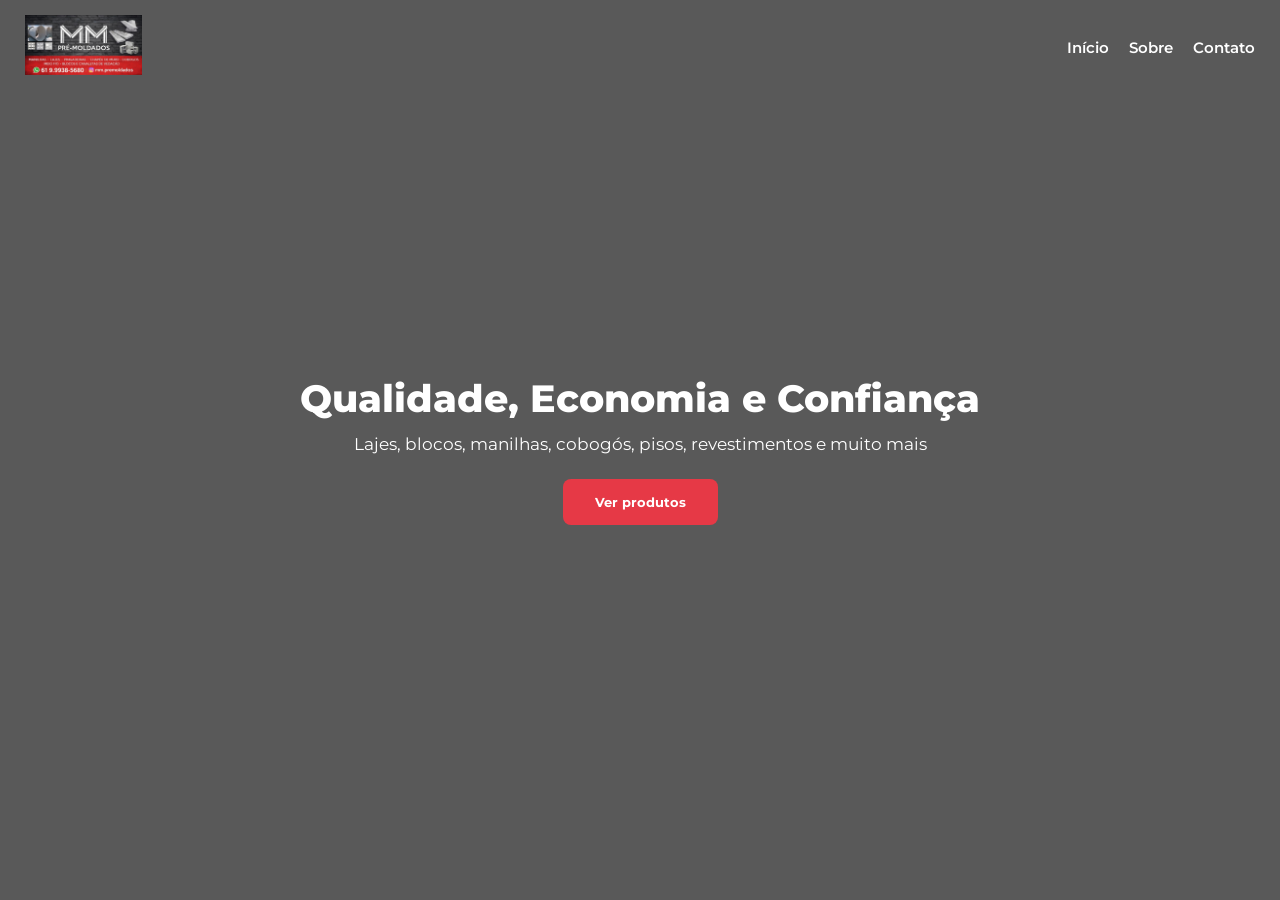
<file: index.html>
<!DOCTYPE html>
<html lang="pt-BR">
<head>
<meta charset="UTF-8">
<meta name="viewport" content="width=device-width, initial-scale=1.0">
<title>MM Pré-Moldados</title>

<!-- Google Fonts - Montserrat -->
<link href="https://fonts.googleapis.com/css2?family=Montserrat:wght@400;600;700;800&display=swap" rel="stylesheet">

<style>
*{
  margin:0;
  padding:0;
  box-sizing:border-box;
  font-family:'Montserrat', sans-serif;
}

body{
  overflow-x:hidden;
}

/* HEADER */
header{
  width:100%;
  display:flex;
  justify-content:space-between;
  align-items:center;
  padding:15px 25px;
  position:fixed;
  top:0;
  z-index:999;
  background:transparent;
}

.logo img{
  height:60px;
}

/* NAV */
nav{
  display:flex;
  gap:20px;
}

nav a{
  text-decoration:none;
  color:#fff;
  font-weight:600;
  font-size:15px;
  transition:0.3s;
}

nav a:hover{
  color:#e63946;
}

/* HERO */
.hero{
  height:100vh;
  display:flex;
  align-items:center;
  justify-content:center;
  text-align:center;
  padding:0 20px;
  color:#fff;
  position:relative;
  overflow:hidden;
}

/* FUNDO PARALLAX */
.parallax-bg{
  position:absolute;
  top:0;
  left:0;
  width:100%;
  height:120%;
  background:linear-gradient(rgba(0,0,0,0.65), rgba(0,0,0,0.65)),
  url('https://i.pinimg.com/1200x/cb/4c/85/cb4c850ed59a0fe32a921cc8f11d0139.jpg');
  background-size:cover;
  background-position:center;
  transform:translateY(0);
  transition:transform 0.1s linear;
}

/* CONTEÚDO */
.hero-content{
  position:relative;
  z-index:2;
  opacity:0;
  transform:translateY(40px);
  animation:fadeUp 1s ease forwards;
}

@keyframes fadeUp{
  to{
    opacity:1;
    transform:translateY(0);
  }
}

.hero h1{
  font-size:38px;
  font-weight:800;
  margin-bottom:12px;
}

.hero p{
  font-size:17px;
  font-weight:400;
  margin-bottom:25px;
}

.btn-produtos{
  padding:15px 32px;
  border:none;
  background:#e63946;
  color:#fff;
  font-weight:700;
  cursor:pointer;
  border-radius:8px;
  transition:0.3s;
}

.btn-produtos:hover{
  background:#c92f3b;
  transform:scale(1.05);
}

/* MENU LATERAL */
.menu-categorias{
  position:fixed;
  top:0;
  left:-260px;
  width:240px;
  height:100%;
  backdrop-filter:blur(12px);
  background:rgba(0,0,0,0.88);
  padding:90px 20px;
  transition:0.4s ease;
  z-index:998;
}

.menu-categorias.active{
  left:0;
}

.menu-categorias a{
  display:block;
  color:#fff;
  text-decoration:none;
  margin:18px 0;
  font-size:15px;
  font-weight:600;
  border-bottom:1px solid rgba(255,255,255,0.1);
  padding-bottom:10px;
  transition:0.3s;
}

.menu-categorias a:hover{
  color:#e63946;
  padding-left:8px;
}

/* OVERLAY */
.overlay{
  position:fixed;
  top:0;
  left:0;
  width:100%;
  height:100%;
  background:rgba(0,0,0,0.45);
  opacity:0;
  pointer-events:none;
  transition:0.3s;
}

.overlay.active{
  opacity:1;
  pointer-events:auto;
}

/* MOBILE */
@media(max-width:768px){
  .hero h1{
    font-size:24px;
  }

  .hero p{
    font-size:14px;
  }
}
</style>
</head>

<body>

<header>
  <div class="logo">
    <img src="img/logos/logo.png" alt="MM Pré-Moldados">
  </div>

  <nav>
    <a href="#">Início</a>
    <a href="#">Sobre</a>
    <a href="#">Contato</a>
  </nav>
</header>

<section class="hero">
  <div class="parallax-bg" id="parallax"></div>

  <div class="hero-content">
    <h1>Qualidade, Economia e Confiança</h1>
    <p>Lajes, blocos, manilhas, cobogós, pisos, revestimentos e muito mais</p>
    <button class="btn-produtos" onclick="abrirMenu()">Ver produtos</button>
  </div>
</section>

<div class="menu-categorias" id="menuCategorias">
  <a href="blocos.html">Blocos e Canaletas</a>
  <a href="manilhas.html">Manilhas</a>
  <a href="lajes.html">Lajes</a>
  <a href="cobogos.html">Cobogós</a>
  <a href="pingadeiras.html">Pingadeiras</a>
  <a href="caixas.html">Caixas</a>
  <a href="pisos.html">Pisos</a>
  <a href="meio-fio.html">Meio-fio</a>
  <a href="revestimento-parede.html">Revestimentos</a>
   <a href="estacas.html">Estacas de concreto</a>
</div>

<div class="overlay" id="overlay" onclick="fecharMenu()"></div>

<script>
const menu = document.getElementById("menuCategorias");
const overlay = document.getElementById("overlay");

function abrirMenu(){
  menu.classList.add("active");
  overlay.classList.add("active");
}

function fecharMenu(){
  menu.classList.remove("active");
  overlay.classList.remove("active");
}

window.addEventListener("scroll", () => {
  const scroll = window.scrollY;
  document.getElementById("parallax").style.transform =
    "translateY(" + scroll * 0.3 + "px)";
});
</script>

</body>
</html>
</file>
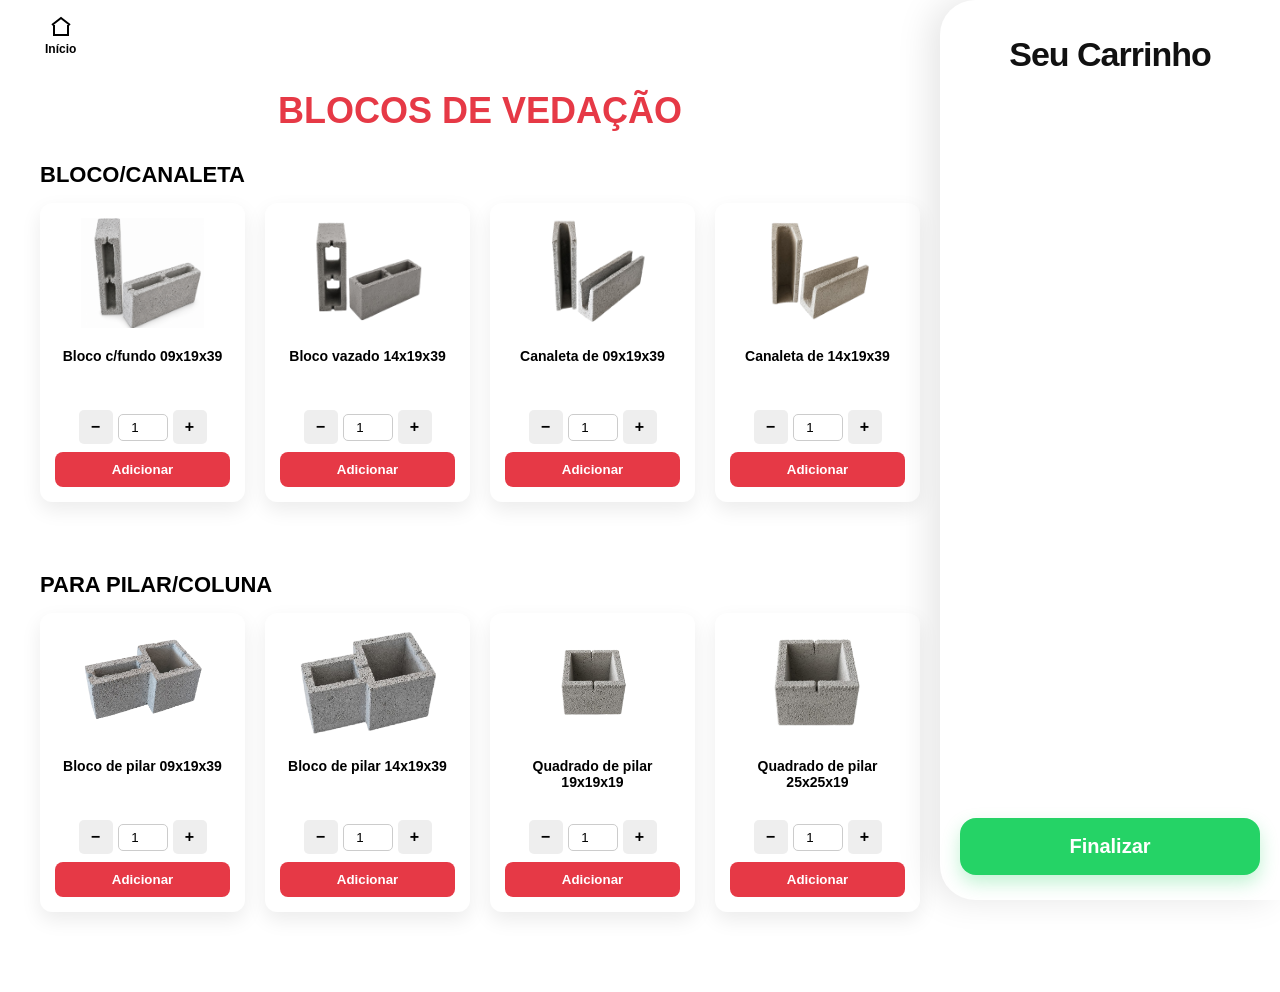
<file: blocos.html>
<!DOCTYPE html>
<html lang="pt-BR">
<head>
<meta charset="UTF-8">
<meta name="viewport" content="width=device-width, initial-scale=1.0">
<title>BLOCOS | MM Pré-Moldados</title>

<link rel="stylesheet" href="css/style.css">
<link rel="stylesheet" href="css/carrinho.css">

<style>

body{
  background:#fff;
  color:#000;
  padding-top:90px;
  font-family: 'Montserrat', sans-serif;
}

/* HEADER */
header{
  width:100%;
  display:flex;
  justify-content:space-between;
  align-items:center;
  padding:15px 25px;
  position:fixed;
  top:0;
  z-index:999;
  background:#fff;
}

/* NAV */
nav{
  display:flex;
  gap:25px;
  align-items:center;
}

.nav-left, .nav-right{
  display:flex;
  gap:20px;
  align-items:center;
}

.nav-right{
  margin-right:20px;
}

.nav-item{
  display:flex;
  flex-direction:column;
  align-items:center;
  text-decoration:none;
  color:#000;
  font-size:12px;
  font-weight:600;
  transition:0.3s;
}

.nav-item svg{
  width:24px;
  height:24px;
  margin-bottom:3px;
  stroke:currentColor;
}

.nav-item:hover{
  color:#e63946;
  transform:scale(1.05);
}

/* TITULOS */
h1{
  text-align:center;
  text-transform:uppercase;
  font-size:36px;
  margin-bottom:20px;
  color:#e63946;
}

h2{
  text-align:left;
  margin-top:30px;
  margin-bottom:15px;
  font-size:22px;
  padding-left:20px;
}

.grid{
  display:grid;
  grid-template-columns:repeat(auto-fill, minmax(200px,1fr));
  gap:20px;
  padding:0 20px 40px 20px;
}

.card{
  background:#fff;
  border-radius:12px;
  padding:15px;
  text-align:center;
  box-shadow:0 8px 20px rgba(0,0,0,0.08);
  display:flex;
  flex-direction:column;
  justify-content:space-between;
}

.card img{
  width:100%;
  height:110px;
  object-fit:contain;
}

.card h3{
  margin:10px 0;
  font-size:14px;
  min-height:40px;
}

.contador{
  display:flex;
  justify-content:center;
  align-items:center;
  gap:5px;
  margin-bottom:8px;
}

.contador button{
  padding:5px 10px;
  font-size:16px;
  cursor:pointer;
  border:none;
  border-radius:5px;
  background:#eee;
}

.contador input{
  width:50px;
  text-align:center;
  border:1px solid #ccc;
  border-radius:5px;
  padding:5px;
}

.btn{
  width:100%;
  padding:10px 0;
  background:#e63946;
  color:#fff;
  font-weight:bold;
  border:none;
  border-radius:8px;
  cursor:pointer;
  transition:0.3s;
}

.btn:hover{
  background:#c92f3b;
  transform:scale(1.05);
}

/* botão mobile */
.btn-carrinho{
  display:flex;
}

/* DESKTOP */
@media(min-width:900px){

  .btn-carrinho{
    display:none !important;
  }

}

</style>
</head>

<body>

<header>
  <nav class="nav-left">
    <a href="index.html" class="nav-item">
      <svg fill="none" viewBox="0 0 24 24" stroke-width="2">
        <path d="M3 10L12 3l9 7"></path>
        <path d="M5 10v10h14V10"></path>
      </svg>
      Início
    </a>
  </nav>

  <nav class="nav-right">
    <a href="#" class="nav-item btn-carrinho" onclick="abrirCarrinho(); return false;">
      <svg fill="none" viewBox="0 0 24 24" stroke-width="2">
        <circle cx="9" cy="20" r="1"></circle>
        <circle cx="18" cy="20" r="1"></circle>
        <path d="M1 1h4l2.5 12h11.5l2-8H6"></path>
      </svg>
      Carrinho
    </a>
  </nav>
</header>

<!-- CARRINHO -->
<div class="carrinho-lateral" id="carrinho">
  <h3>Seu Carrinho</h3>
  <div class="lista-carrinho" id="lista"></div>
  <button class="btn-finalizar" onclick="enviarWhatsApp()">Finalizar</button>
</div>

<div class="overlay" id="overlay" onclick="fecharCarrinho()"></div>

<h1>BLOCOS DE VEDAÇÃO</h1>

<h2>BLOCO/CANALETA</h2>
<div class="grid">

<div class="card">
<img src="img/blocos/bloco-de-09.jpg">
<h3>Bloco c/fundo 09x19x39</h3>
<div class="contador">
<button onclick="diminuir(this)">−</button>
<input type="number" class="qtd" value="1" min="1">
<button onclick="aumentar(this)">+</button>
</div>
<button class="btn" onclick="adicionarCarrinho(this)">Adicionar</button>
</div>

<div class="card">
<img src="img/blocos/bloco-de-14.jpg">
<h3>Bloco vazado 14x19x39</h3>
<div class="contador">
<button onclick="diminuir(this)">−</button>
<input type="number" class="qtd" value="1" min="1">
<button onclick="aumentar(this)">+</button>
</div>
<button class="btn" onclick="adicionarCarrinho(this)">Adicionar</button>
</div>

<div class="card">
<img src="img/blocos/canaleta-de-09.jpg">
<h3>Canaleta de 09x19x39</h3>
<div class="contador">
<button onclick="diminuir(this)">−</button>
<input type="number" class="qtd" value="1" min="1">
<button onclick="aumentar(this)">+</button>
</div>
<button class="btn" onclick="adicionarCarrinho(this)">Adicionar</button>
</div>

<div class="card">
<img src="img/blocos/canaleta-de-14.jpg">
<h3>Canaleta de 14x19x39</h3>
<div class="contador">
<button onclick="diminuir(this)">−</button>
<input type="number" class="qtd" value="1" min="1">
<button onclick="aumentar(this)">+</button>
</div>
<button class="btn" onclick="adicionarCarrinho(this)">Adicionar</button>
</div>

</div>

<h2>PARA PILAR/COLUNA</h2>
<div class="grid">

<div class="card">
<img src="img/blocos/bloco-de-pilar-09.jpg">
<h3>Bloco de pilar 09x19x39</h3>
<div class="contador">
<button onclick="diminuir(this)">−</button>
<input type="number" class="qtd" value="1" min="1">
<button onclick="aumentar(this)">+</button>
</div>
<button class="btn" onclick="adicionarCarrinho(this)">Adicionar</button>
</div>

<div class="card">
<img src="img/blocos/bloco-de-pilar-14.jpg">
<h3>Bloco de pilar 14x19x39</h3>
<div class="contador">
<button onclick="diminuir(this)">−</button>
<input type="number" class="qtd" value="1" min="1">
<button onclick="aumentar(this)">+</button>
</div>
<button class="btn" onclick="adicionarCarrinho(this)">Adicionar</button>
</div>

<div class="card">
<img src="img/blocos/quadrado-de-pilar-19.jpg">
<h3>Quadrado de pilar 19x19x19</h3>
<div class="contador">
<button onclick="diminuir(this)">−</button>
<input type="number" class="qtd" value="1" min="1">
<button onclick="aumentar(this)">+</button>
</div>
<button class="btn" onclick="adicionarCarrinho(this)">Adicionar</button>
</div>

<div class="card">
<img src="img/blocos/quadrado-de-pilar-25.jpg">
<h3>Quadrado de pilar 25x25x19</h3>
<div class="contador">
<button onclick="diminuir(this)">−</button>
<input type="number" class="qtd" value="1" min="1">
<button onclick="aumentar(this)">+</button>
</div>
<button class="btn" onclick="adicionarCarrinho(this)">Adicionar</button>
</div>


</div>

<script>

// CONTADOR
function aumentar(btn){
  const input = btn.parentElement.querySelector('.qtd');
  input.value = parseInt(input.value) + 1;
}

function diminuir(btn){
  const input = btn.parentElement.querySelector('.qtd');
  input.value = Math.max(1, parseInt(input.value) - 1);
}

// ADICIONAR PRODUTO (PADRÃO NOVO)
function adicionarCarrinho(botao){
  const card = botao.closest('.card');
  const nome = card.querySelector('h3').innerText;
  const qtd = parseInt(card.querySelector('.qtd').value);

  const existente = carrinho.find(item => item.nome === nome);

  if(existente){
    existente.qtd += qtd;
  }else{
    carrinho.push({nome, qtd});
  }

  salvarCarrinho(); // 🔥 usa o carrinho.js
}

</script>
  
</body>
</html>
<script src="js/carrinho.js"></script>
</file>
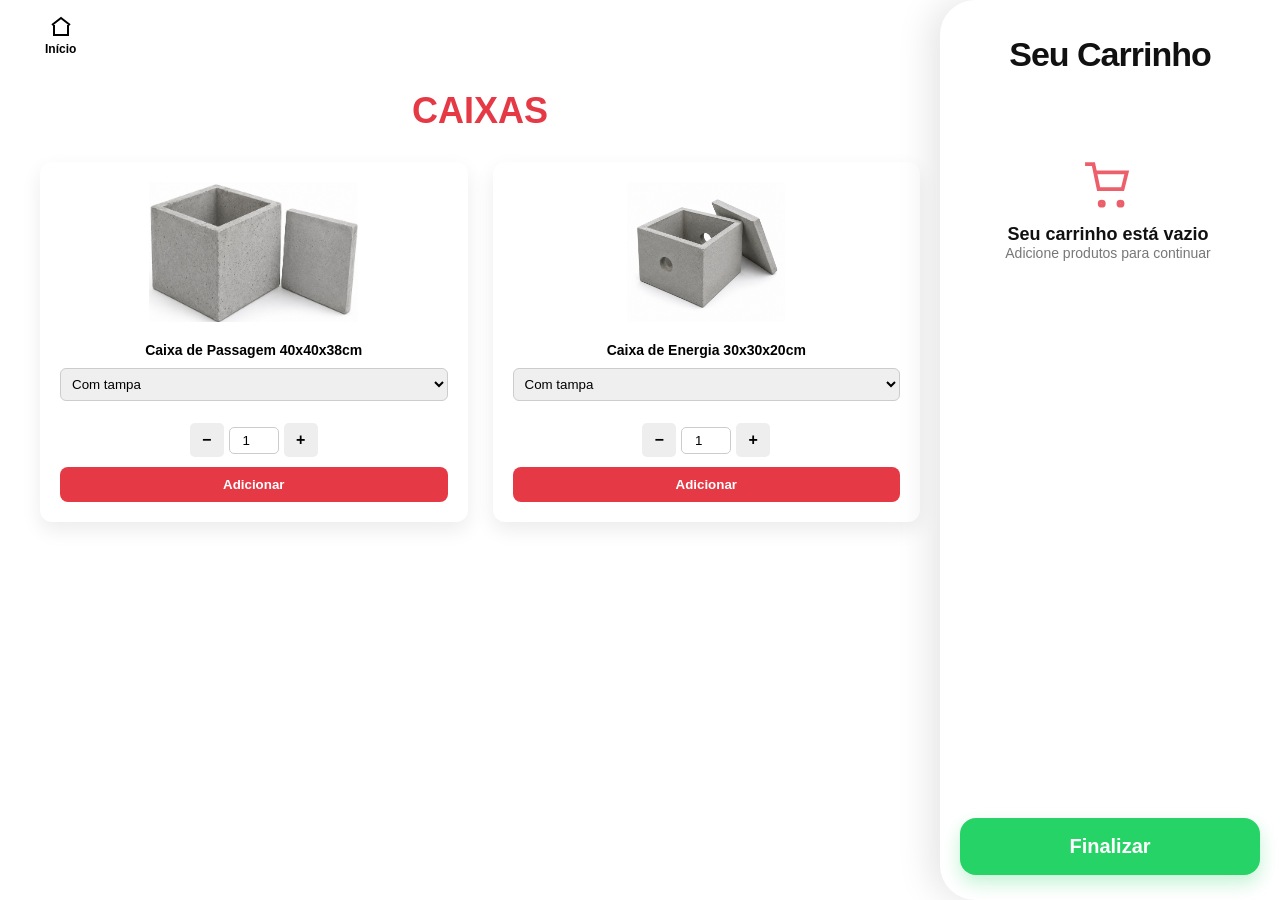
<file: caixas.html>
<!DOCTYPE html>
<html lang="pt-BR">
<head>
<meta charset="UTF-8">
<meta name="viewport" content="width=device-width, initial-scale=1.0">
<title>CAIXAS | MM Pré-Moldados</title>

<link rel="stylesheet" href="css/style.css">
<link rel="stylesheet" href="css/carrinho.css">

<style>

/* BASE */
body{
  background:#fff;
  color:#000;
  padding-top:90px;
  font-family:'Montserrat', sans-serif;
}

/* 🔥 PADRÃO COBOGÓS */
body.sem-header{
  padding-top:0 !important;
}

/* HEADER */
header{
  width:100%;
  display:flex;
  justify-content:space-between;
  align-items:center;
  padding:15px 25px;
  position:fixed;
  top:0;
  z-index:999;
  background:#fff;
  transition:0.3s;
}

/* SUMIR HEADER */
header.sumir{
  display:none;
}

/* NAV */
nav{
  display:flex;
  gap:25px;
  align-items:center;
}

.nav-left, .nav-right{
  display:flex;
  gap:20px;
  align-items:center;
}

.nav-right{
  margin-right:20px;
}

.nav-item{
  display:flex;
  flex-direction:column;
  align-items:center;
  text-decoration:none;
  color:#000;
  font-size:12px;
  font-weight:600;
  transition:0.3s;
}

.nav-item svg{
  width:24px;
  height:24px;
  margin-bottom:3px;
  stroke:currentColor;
}

.nav-item:hover{
  color:#e63946;
  transform:scale(1.05);
}

/* TITULO */
h1{
  text-align:center;
  text-transform:uppercase;
  font-size:36px;
  margin-bottom:30px;
  color:#e63946;
}

/* GRID */
.grid{
  display:grid;
  grid-template-columns:repeat(2, 1fr);
  gap:25px;
  padding:0 20px 40px;
}

/* botão aparece só no mobile */
.btn-carrinho{
  display:flex;
}

@media (min-width:768px){
  .grid{
    grid-template-columns:repeat(2, 1fr);
  }
}

@media (min-width:1200px){
  .grid{
    max-width:1100px;
    margin:0 auto;
  }
}

/* CARD */
.card{
  background:#fff;
  border-radius:12px;
  padding:20px;
  text-align:center;
  box-shadow:0 8px 20px rgba(0,0,0,0.08);
}

/* IMAGEM */
.card img{
  width:100%;
  height:140px;
  object-fit:contain;
  margin-bottom:10px;
}

/* SELECT */
select{
  width:100%;
  padding:7px;
  margin-bottom:10px;
  border-radius:6px;
  border:1px solid #ccc;
}

/* CONTADOR */
.contador{
  display:flex;
  justify-content:center;
  align-items:center;
  gap:5px;
  margin-bottom:10px;
}

.contador button{
  padding:5px 10px;
  font-size:16px;
  cursor:pointer;
  border:none;
  border-radius:5px;
  background:#eee;
}

.contador input{
  width:50px;
  text-align:center;
  border:1px solid #ccc;
  border-radius:5px;
  padding:5px;
}

/* BOTÃO */
.btn{
  width:100%;
  padding:10px 0;
  background:#e63946;
  color:#fff;
  font-weight:bold;
  border:none;
  border-radius:8px;
  cursor:pointer;
}

/* 🔥 DESKTOP */
@media(min-width:900px){

  .btn-carrinho{
    display:none !important;
  }

  header{
    width:calc(100% - 320px);
  }

}

</style>
</head>

  
<body>

<header id="header">
  <nav class="nav-left">

    <a href="index.html" class="nav-item">

      <svg fill="none" viewBox="0 0 24 24" stroke-width="2">
        <path d="M3 10L12 3l9 7"></path>
        <path d="M5 10v10h14V10"></path>
      </svg>

      Início

    </a>

  </nav>

  <nav class="nav-right">
    <a href="#" class="nav-item btn-carrinho" onclick="abrirCarrinho(); return false;">

    <a href="#"
       class="nav-item btn-carrinho"
       onclick="abrirCarrinho(); return false;">

      <svg fill="none" viewBox="0 0 24 24" stroke-width="2">
        <circle cx="9" cy="20" r="1"></circle>
        <circle cx="18" cy="20" r="1"></circle>
        <path d="M1 1h4l2.5 12h11.5l2-8H6"></path>
      </svg>

      Carrinho

    </a>

  </nav>
</header>

<!-- CARRINHO -->
<div class="carrinho-lateral" id="carrinho">
  <h3>Seu Carrinho</h3>
  <div class="lista-carrinho" id="lista"></div>
  <button class="btn-finalizar" onclick="enviarWhatsApp()">Finalizar</button>
</div>

<div class="overlay" id="overlay" onclick="fecharCarrinho()"></div>

<h1>CAIXAS</h1>

<div class="grid" id="gridProdutos"></div>

<script>

const grid = document.getElementById("gridProdutos");

let carrinho;

try{

  carrinho = JSON.parse(localStorage.getItem('carrinho'));

  if(!Array.isArray(carrinho)){
    carrinho = [];
  }

}catch(e){

  carrinho = [];

}

/* CONTADOR */
function aumentar(btn){

  const input = btn.parentElement.querySelector('.qtd');

  input.value = parseInt(input.value) + 1;

}

function diminuir(btn){

  const input = btn.parentElement.querySelector('.qtd');

  input.value = Math.max(1, parseInt(input.value) - 1);

}

/* ADICIONAR */
function adicionarCarrinho(botao){

  const card = botao.closest('.card');

  const nome = card.querySelector('h3').innerText;

  const variacao = card.querySelector('select').value;

  const qtd = parseInt(card.querySelector('.qtd').value);

  const nomeFinal = nome + " - " + variacao;

  const existente = carrinho.find(item => item.nome === nomeFinal);

  if(existente){

    existente.qtd += qtd;

  }else{

    carrinho.push({
      nome: nomeFinal,
      qtd
    });

  }

  salvarCarrinho();

}

/* SALVAR */
function salvarCarrinho(){

  localStorage.setItem('carrinho', JSON.stringify(carrinho));

  renderizar();

}

/* ABRIR */
function abrirCarrinho(){

  document.getElementById("carrinho").classList.add("active");

  document.getElementById("overlay").classList.add("active");

  document.getElementById("header").classList.add("sumir");

  document.body.classList.add("sem-header");

  renderizar();

}

/* FECHAR */
function fecharCarrinho(){

  document.getElementById("carrinho").classList.remove("active");

  document.getElementById("overlay").classList.remove("active");

  document.getElementById("header").classList.remove("sumir");

  document.body.classList.remove("sem-header");

}

/* RENDER */
function renderizar(){

  const lista = document.getElementById("lista");

  lista.innerHTML = "";

  /* CARRINHO VAZIO */
  if(carrinho.length === 0){

    lista.innerHTML = `

      <div class="carrinho-vazio">

        <svg viewBox="0 0 24 24" fill="none" stroke-width="1.8" width="50" height="50">

          <circle cx="9" cy="20" r="1"></circle>

          <circle cx="18" cy="20" r="1"></circle>

          <path d="M1 1h4l2.5 12h11.5l2-8H6"></path>

        </svg>

        <p>Seu carrinho está vazio</p>

        <span>Adicione produtos para continuar</span>

      </div>

    `;

    return;

  }

  carrinho.forEach((item, i)=>{

    lista.innerHTML += `

      <div class="item">

        <div class="info-item">

          <div class="titulo-item">${item.nome}</div>

          <div class="detalhe">

            Quantidade: <strong>${item.qtd}</strong>

          </div>

        </div>

        <button class="remover" onclick="remover(${i})">

          <svg viewBox="0 0 24 24" fill="none" stroke-width="2" width="20" height="20">

            <path d="M3 6h18"></path>

            <path d="M8 6V4h8v2"></path>

            <path d="M6 6l1 14h10l1-14"></path>

            <path d="M10 11v6"></path>

            <path d="M14 11v6"></path>

          </svg>

        </button>

      </div>

    `;

  });

}

/* REMOVER */
function remover(i){

  carrinho.splice(i,1);

  localStorage.setItem("carrinho", JSON.stringify(carrinho));

  renderizar();

}

/* WHATSAPP */
function enviarWhatsApp(){

  let msg = "Pedido:%0A";

  carrinho.forEach(item=>{

    msg += `${item.nome} - Qtd: ${item.qtd}%0A`;

  });

  window.open(`https://wa.me/5561999385680?text=${msg}`);

}

/* PRODUTOS */
function criarProduto(nome, imagem){

  grid.innerHTML += `

    <div class="card">

      <img src="${imagem}" alt="${nome}">

      <h3>${nome}</h3>

      <select>

        <option>Com tampa</option>

        <option>Sem tampa</option>

      </select>

      <div class="contador">

        <button onclick="diminuir(this)">−</button>

        <input type="number" class="qtd" value="1" min="1">

        <button onclick="aumentar(this)">+</button>

      </div>

      <button class="btn" onclick="adicionarCarrinho(this)">

        Adicionar

      </button>

    </div>

  `;

}

criarProduto(
  "Caixa de Passagem 40x40x38cm",
  "img/caixas/caixa-passagem.jpg"
);

criarProduto(
  "Caixa de Energia 30x30x20cm",
  "img/caixas/caixa-energia.jpg"
);

/* DESKTOP */
window.addEventListener("load", () => {

  if(window.innerWidth >= 900){

    document.getElementById("carrinho").classList.add("active");

  }

  renderizar();

});

</script>

<script src="js/carrinho.js"></script>

</body>
</html>
</file>
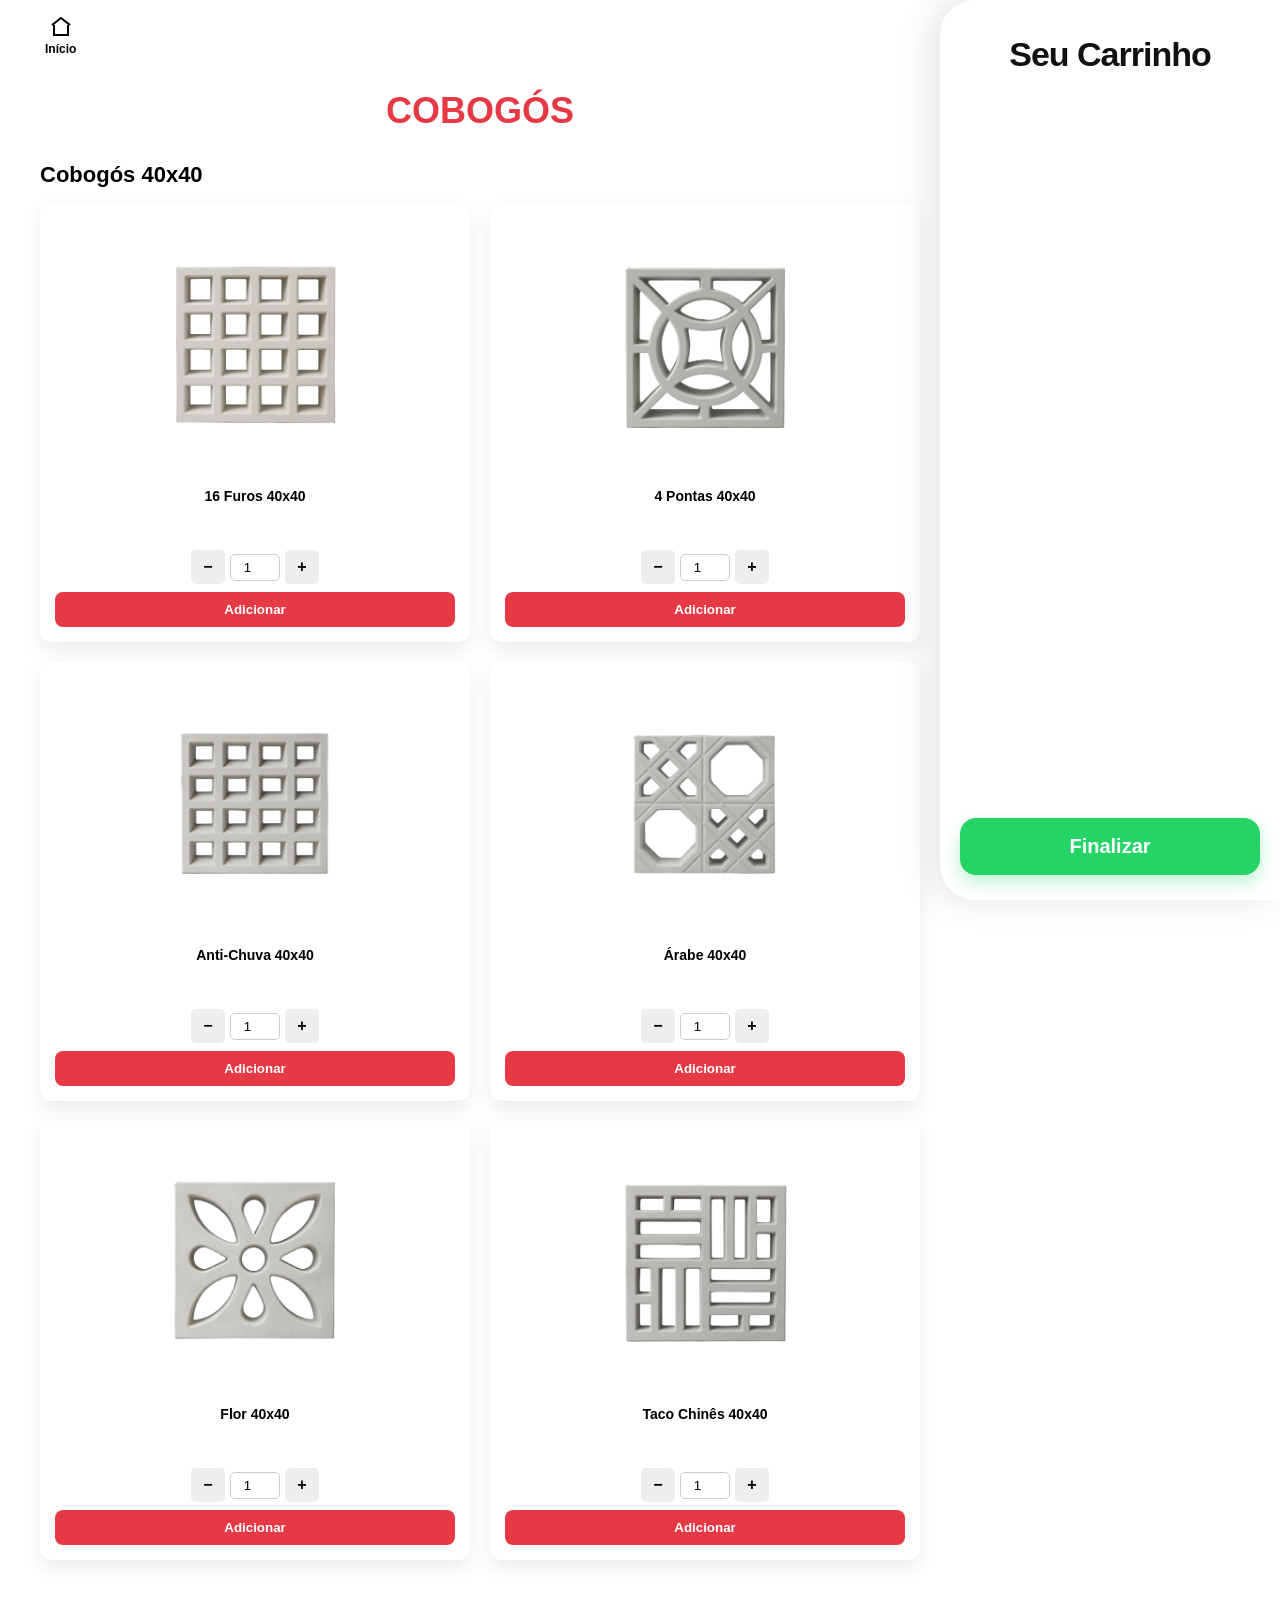
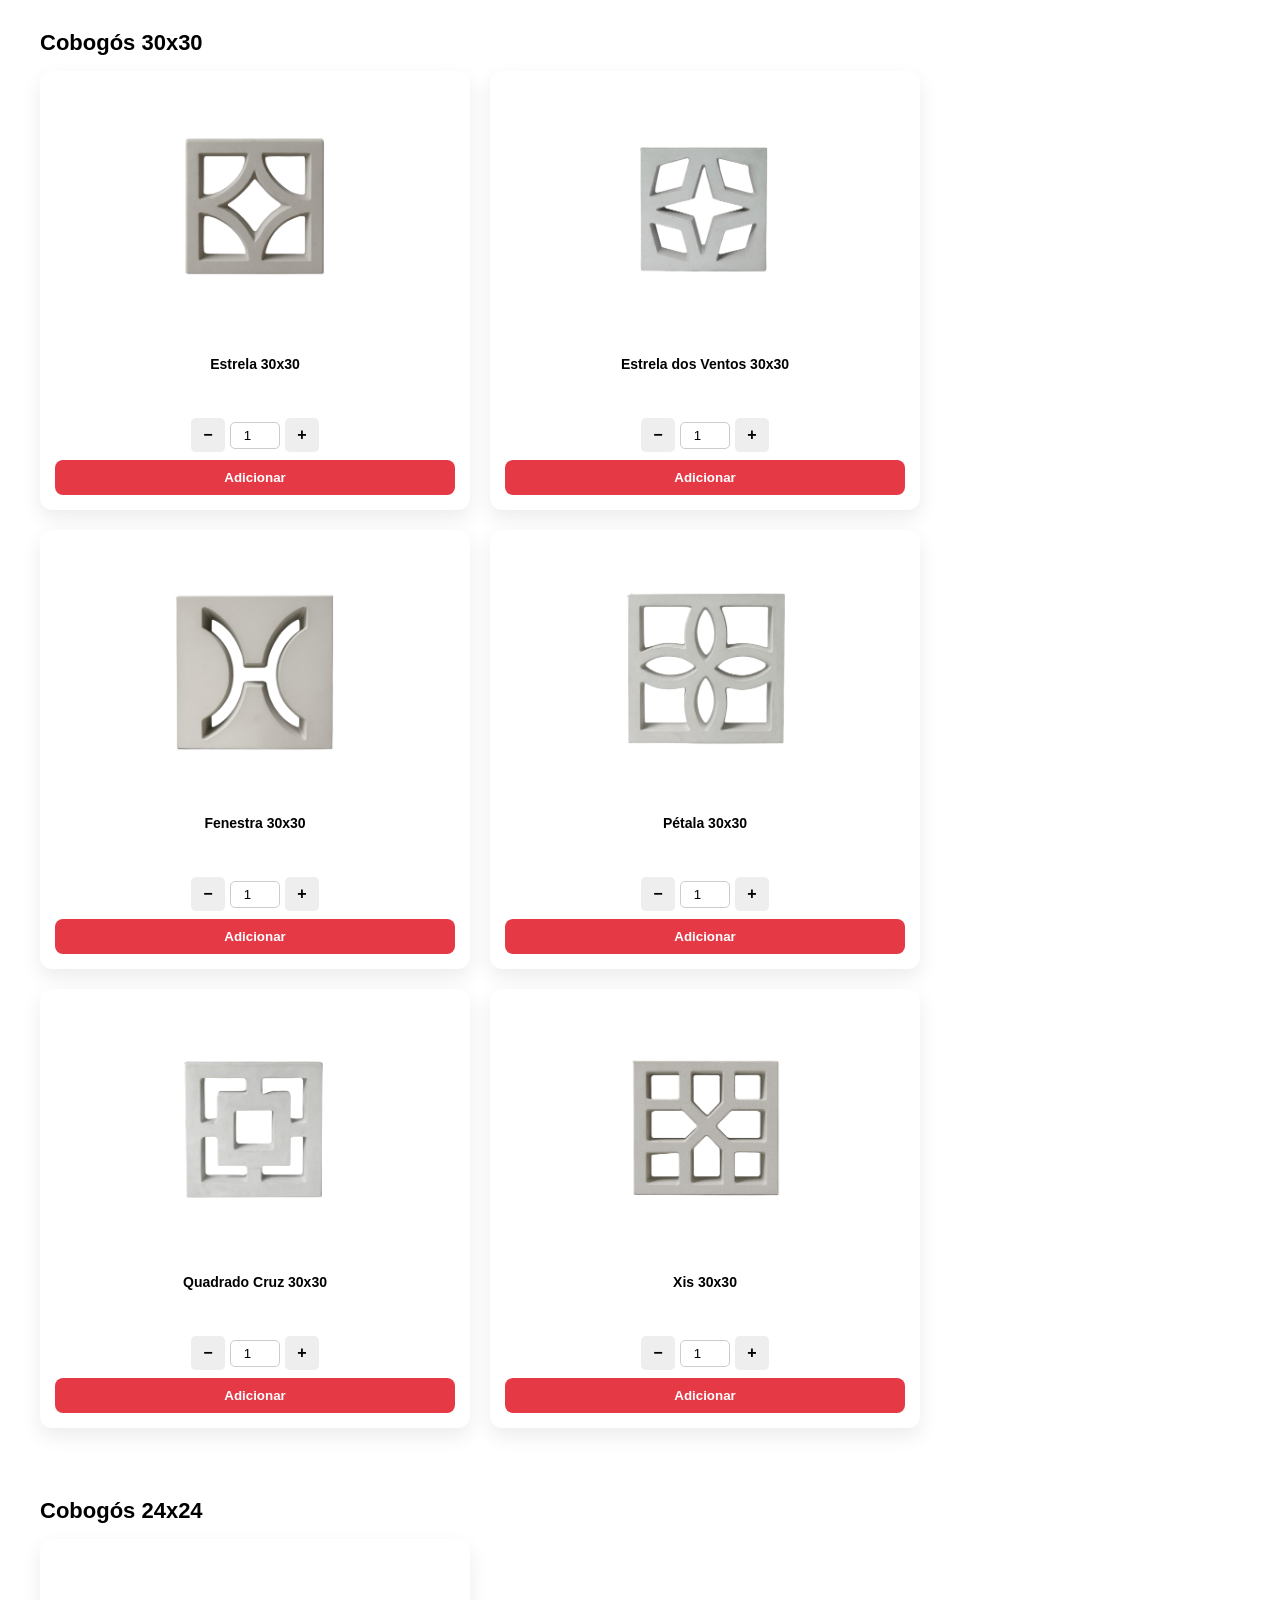
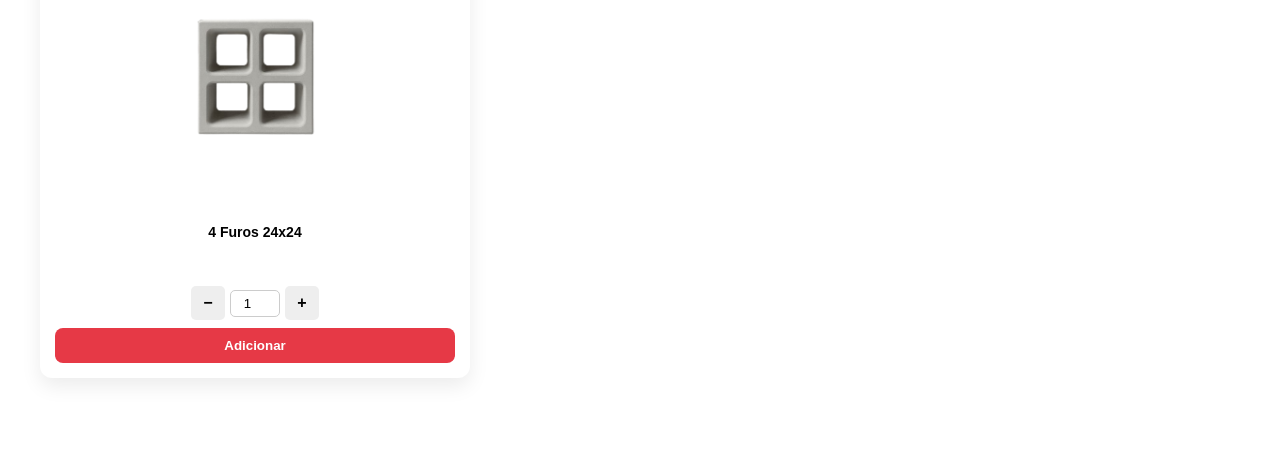
<file: cobogos.html>
<!DOCTYPE html>
<html lang="pt-BR">
<head>
<meta charset="UTF-8">
<meta name="viewport" content="width=device-width, initial-scale=1.0">
<title>COBOGÓS | MM Pré-Moldados</title>

<link rel="stylesheet" href="css/style.css">
<link rel="stylesheet" href="css/carrinho.css">

<style>

body{
  background:#fff;
  color:#000;
  padding-top:90px;
  font-family: 'Montserrat', sans-serif;
}

/* HEADER */
header{
  width:100%;
  display:flex;
  justify-content:space-between;
  align-items:center;
  padding:15px 25px;
  position:fixed;
  top:0;
  z-index:999;
  background:#fff;
}

/* NAV */
nav{
  display:flex;
  gap:25px;
  align-items:center;
}

.nav-left, .nav-right{
  display:flex;
  gap:20px;
  align-items:center;
}

.nav-right{
  margin-right:20px;
}

.nav-item{
  display:flex;
  flex-direction:column;
  align-items:center;
  text-decoration:none;
  color:#000;
  font-size:12px;
  font-weight:600;
  transition:0.3s;
}

.nav-item svg{
  width:24px;
  height:24px;
  margin-bottom:3px;
  stroke:currentColor;
}

.nav-item:hover{
  color:#e63946;
  transform:scale(1.05);
}

/* TITULOS */
h1{
  text-align:center;
  text-transform:uppercase;
  font-size:36px;
  margin-bottom:20px;
  color:#e63946;
}

h2{
  text-align:left;
  margin-top:30px;
  margin-bottom:15px;
  font-size:22px;
  padding-left:20px;
}

.grid{
  display:grid;
  grid-template-columns:repeat(auto-fill, minmax(300px,2fr));
  gap:20px;
  padding:0 20px 40px 20px;
}

.card{
  background:#fff;
  border-radius:12px;
  padding:15px;
  text-align:center;
  box-shadow:0 8px 20px rgba(0,0,0,0.08);
  display:flex;
  flex-direction:column;
  justify-content:space-between;
}

.card img{
  width:100%;
  height:250px;
  object-fit:contain;
}

.card h3{
  margin:10px 0;
  font-size:14px;
  min-height:40px;
}

.contador{
  display:flex;
  justify-content:center;
  align-items:center;
  gap:5px;
  margin-bottom:8px;
}

.contador button{
  padding:5px 10px;
  font-size:16px;
  cursor:pointer;
  border:none;
  border-radius:5px;
  background:#eee;
}

.contador input{
  width:50px;
  text-align:center;
  border:1px solid #ccc;
  border-radius:5px;
  padding:5px;
}

.btn{
  width:100%;
  padding:10px 0;
  background:#e63946;
  color:#fff;
  font-weight:bold;
  border:none;
  border-radius:8px;
  cursor:pointer;
  transition:0.3s;
}

.btn:hover{
  background:#c92f3b;
  transform:scale(1.05);
}

/* botão mobile */
.btn-carrinho{
  display:flex;
}

/* DESKTOP */
@media(min-width:900px){

  .btn-carrinho{
    display:none !important;
  }

}

</style>
</head>

  
<body>

<header>
  <nav class="nav-left">

    <a href="index.html" class="nav-item">

      <svg fill="none" viewBox="0 0 24 24" stroke-width="2">
        <path d="M3 10L12 3l9 7"></path>
        <path d="M5 10v10h14V10"></path>
      </svg>

      Início

    </a>

  </nav>

  <nav class="nav-right">
    <a href="#" class="nav-item btn-carrinho" onclick="abrirCarrinho(); return false;">

    <a href="#"
       class="nav-item btn-carrinho"
       onclick="abrirCarrinho(); return false;">

      <svg fill="none" viewBox="0 0 24 24" stroke-width="2">
        <circle cx="9" cy="20" r="1"></circle>
        <circle cx="18" cy="20" r="1"></circle>
        <path d="M1 1h4l2.5 12h11.5l2-8H6"></path>
      </svg>

      Carrinho

    </a>

  </nav>
</header>

<!-- CARRINHO -->
<div class="carrinho-lateral" id="carrinho">
  <h3>Seu Carrinho</h3>
  <div class="lista-carrinho" id="lista"></div>
  <button class="btn-finalizar" onclick="enviarWhatsApp()">Finalizar</button>
</div>

<div class="overlay" id="overlay" onclick="fecharCarrinho()"></div>

<h1>COBOGÓS</h1>

<h2>Cobogós 40x40</h2>
<div class="grid">

<div class="card">
<img src="img/cobogo/cobogo-16-furos-40.jpg">
<h3>16 Furos 40x40</h3>
<div class="contador">
<button onclick="diminuir(this)">−</button>
<input type="number" class="qtd" value="1" min="1">
<button onclick="aumentar(this)">+</button>
</div>
<button class="btn" onclick="adicionarCarrinho(this)">Adicionar</button>
</div>

<div class="card">
<img src="img/cobogo/cobogo-4-pontas-40.jpg">
<h3>4 Pontas 40x40</h3>
<div class="contador">
<button onclick="diminuir(this)">−</button>
<input type="number" class="qtd" value="1" min="1">
<button onclick="aumentar(this)">+</button>
</div>
<button class="btn" onclick="adicionarCarrinho(this)">Adicionar</button>
</div>

<div class="card">
<img src="img/cobogo/cobogo-anti-chuva-40.jpg">
<h3>Anti-Chuva 40x40</h3>
<div class="contador">
<button onclick="diminuir(this)">−</button>
<input type="number" class="qtd" value="1" min="1">
<button onclick="aumentar(this)">+</button>
</div>
<button class="btn" onclick="adicionarCarrinho(this)">Adicionar</button>
</div>

<div class="card">
<img src="img/cobogo/cobogo-arabe-40.jpg">
<h3>Árabe 40x40</h3>
<div class="contador">
<button onclick="diminuir(this)">−</button>
<input type="number" class="qtd" value="1" min="1">
<button onclick="aumentar(this)">+</button>
</div>
<button class="btn" onclick="adicionarCarrinho(this)">Adicionar</button>
</div>

<div class="card">
<img src="img/cobogo/cobogo-flor-40.jpg">
<h3>Flor 40x40</h3>
<div class="contador">
<button onclick="diminuir(this)">−</button>
<input type="number" class="qtd" value="1" min="1">
<button onclick="aumentar(this)">+</button>
</div>
<button class="btn" onclick="adicionarCarrinho(this)">Adicionar</button>
</div>

<div class="card">
<img src="img/cobogo/cobogo-taco-chines-40.jpg">
<h3>Taco Chinês 40x40</h3>
<div class="contador">
<button onclick="diminuir(this)">−</button>
<input type="number" class="qtd" value="1" min="1">
<button onclick="aumentar(this)">+</button>
</div>
<button class="btn" onclick="adicionarCarrinho(this)">Adicionar</button>
</div>

</div>

<h2>Cobogós 30x30</h2>
<div class="grid">

<div class="card">
<img src="img/cobogo/cobogo-estrela-30.jpg">
<h3>Estrela 30x30</h3>
<div class="contador">
<button onclick="diminuir(this)">−</button>
<input type="number" class="qtd" value="1" min="1">
<button onclick="aumentar(this)">+</button>
</div>
<button class="btn" onclick="adicionarCarrinho(this)">Adicionar</button>
</div>

<div class="card">
<img src="img/cobogo/cobogo-estrela-dos-ventos-30.jpg">
<h3>Estrela dos Ventos 30x30</h3>
<div class="contador">
<button onclick="diminuir(this)">−</button>
<input type="number" class="qtd" value="1" min="1">
<button onclick="aumentar(this)">+</button>
</div>
<button class="btn" onclick="adicionarCarrinho(this)">Adicionar</button>
</div>

<div class="card">
<img src="img/cobogo/cobogo-fenestra-30.jpg">
<h3>Fenestra 30x30</h3>
<div class="contador">
<button onclick="diminuir(this)">−</button>
<input type="number" class="qtd" value="1" min="1">
<button onclick="aumentar(this)">+</button>
</div>
<button class="btn" onclick="adicionarCarrinho(this)">Adicionar</button>
</div>

<div class="card">
<img src="img/cobogo/cobogo-petala-30.jpg">
<h3>Pétala 30x30</h3>
<div class="contador">
<button onclick="diminuir(this)">−</button>
<input type="number" class="qtd" value="1" min="1">
<button onclick="aumentar(this)">+</button>
</div>
<button class="btn" onclick="adicionarCarrinho(this)">Adicionar</button>
</div>

<div class="card">
<img src="img/cobogo/cobogo-quadrado-cruz-30.jpg">
<h3>Quadrado Cruz 30x30</h3>
<div class="contador">
<button onclick="diminuir(this)">−</button>
<input type="number" class="qtd" value="1" min="1">
<button onclick="aumentar(this)">+</button>
</div>
<button class="btn" onclick="adicionarCarrinho(this)">Adicionar</button>
</div>

<div class="card">
<img src="img/cobogo/cobogo-xis-30.jpg">
<h3>Xis 30x30</h3>
<div class="contador">
<button onclick="diminuir(this)">−</button>
<input type="number" class="qtd" value="1" min="1">
<button onclick="aumentar(this)">+</button>
</div>
<button class="btn" onclick="adicionarCarrinho(this)">Adicionar</button>
</div>

</div>

<h2>Cobogós 24x24</h2>
<div class="grid">

<div class="card">
<img src="img/cobogo/cobogo-4-furos-24.jpg">
<h3>4 Furos 24x24</h3>
<div class="contador">
<button onclick="diminuir(this)">−</button>
<input type="number" class="qtd" value="1" min="1">
<button onclick="aumentar(this)">+</button>
</div>
<button class="btn" onclick="adicionarCarrinho(this)">Adicionar</button>
</div>

</div>
  
<script>

// CONTADOR
function aumentar(btn){
  const input = btn.parentElement.querySelector('.qtd');
  input.value = parseInt(input.value) + 1;
}

function diminuir(btn){
  const input = btn.parentElement.querySelector('.qtd');
  input.value = Math.max(1, parseInt(input.value) - 1);
}

// ADICIONAR PRODUTO (PADRÃO NOVO)
function adicionarCarrinho(botao){
  const card = botao.closest('.card');
  const nome = card.querySelector('h3').innerText;
  const qtd = parseInt(card.querySelector('.qtd').value);

  const existente = carrinho.find(item => item.nome === nome);

  if(existente){
    existente.qtd += qtd;
  }else{
    carrinho.push({nome, qtd});
  }

  salvarCarrinho(); // 🔥 usa o carrinho.js
}

</script>

</body>
</html>
<script src="js/carrinho.js"></script>
</file>
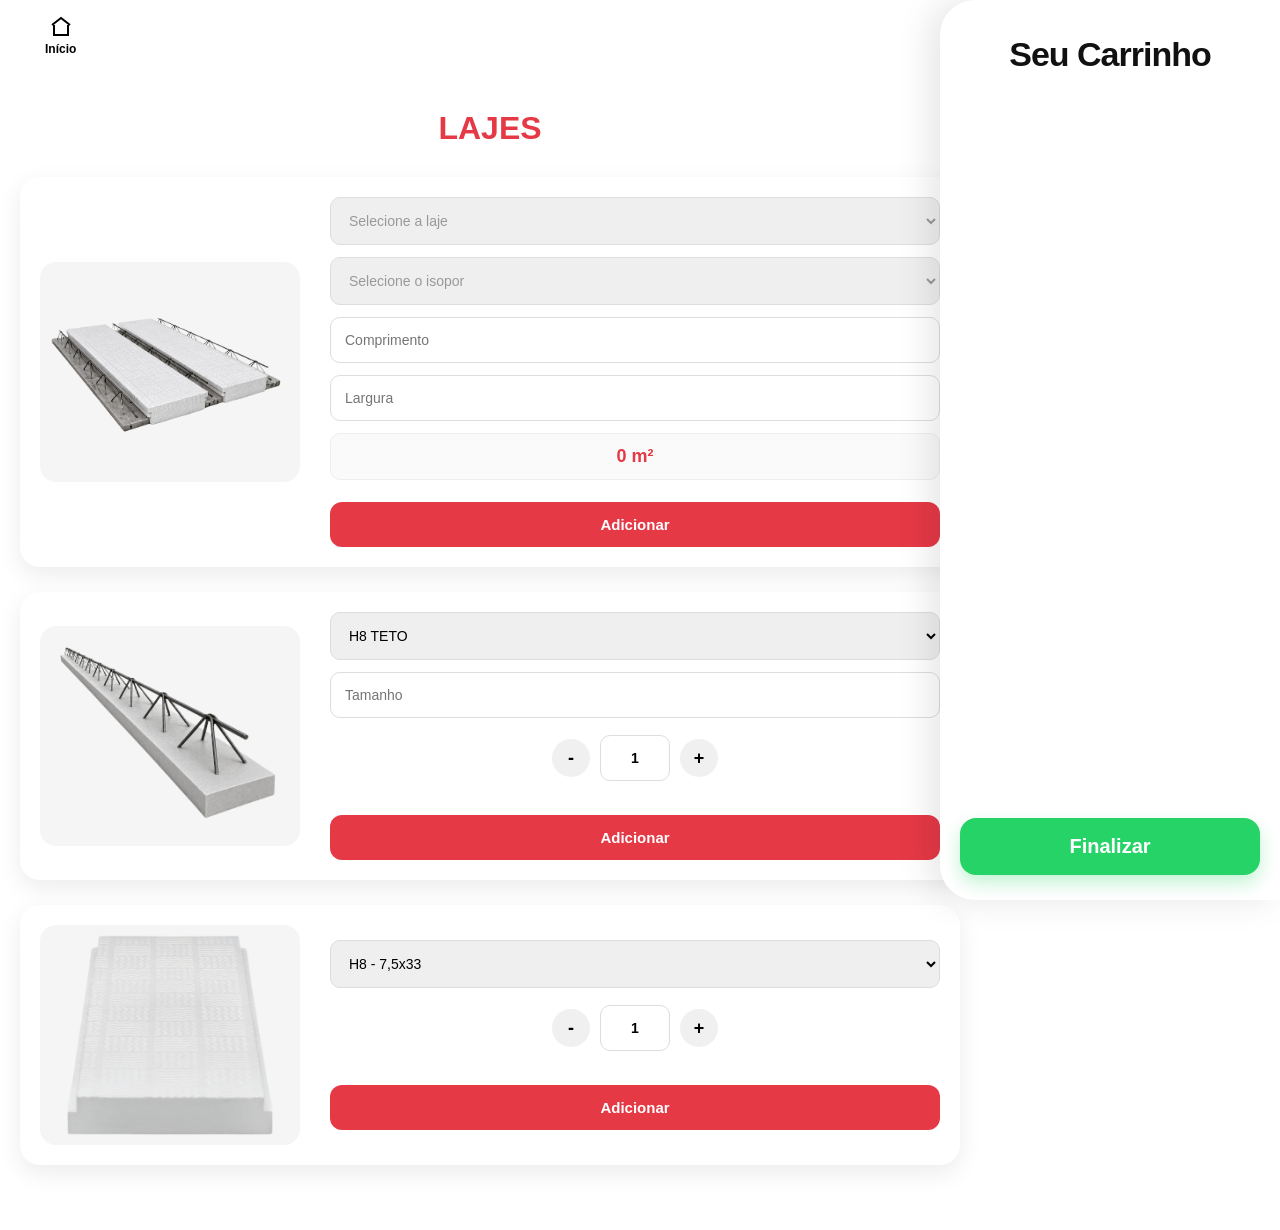
<file: lajes.html>
<!DOCTYPE html>
<html lang="pt-BR">
<head>
<meta charset="UTF-8">
<meta name="viewport" content="width=device-width, initial-scale=1.0">
<title>Lajes Pré-Moldadas</title>

<link rel="stylesheet" href="css/style.css">
<link rel="stylesheet" href="css/carrinho.css">

<style>

body{
  background:#fff;
  color:#000;
  padding-top:110px;
  font-family:'Montserrat', sans-serif;
}

body.sem-header{
  padding-top:0 !important;
}

header{
  width:100%;
  display:flex;
  justify-content:space-between;
  align-items:center;
  padding:15px 25px;
  position:fixed;
  top:0;
  z-index:999;
  background:#fff;
  transition:0.3s;
}

header.sumir{
  display:none;
}

nav{
  display:flex;
  gap:25px;
  align-items:center;
}

.nav-left,
.nav-right{
  display:flex;
  gap:20px;
  align-items:center;
}

.nav-right{
  margin-right:20px;
}

.nav-item{
  display:flex;
  flex-direction:column;
  align-items:center;
  text-decoration:none;
  color:#000;
  font-size:12px;
  font-weight:600;
  transition:0.3s;
}

.nav-item svg{
  width:24px;
  height:24px;
  margin-bottom:3px;
  stroke:currentColor;
}

.nav-item:hover{
  color:#e63946;
  transform:scale(1.05);
}

/* ===== TITULO ===== */

h1{
  text-align:center;
  color:#e63946;
  margin-bottom:30px;
}

/* ===== BLOCOS ===== */

.bloco{
  background:#fff;
  margin:20px;
  padding:20px;
  border-radius:20px;
  box-shadow:0 8px 25px rgba(0,0,0,0.08);
}

/* ===== IMAGENS ===== */

.imagem{
  width:100%;
  height:180px;
  background:#f5f5f5;
  border-radius:16px;
  margin-bottom:20px;
  display:flex;
  align-items:center;
  justify-content:center;
  overflow:hidden;
}

.imagem img{
  width:100%;
  height:100%;
  object-fit:contain;
}

/* ===== CONTEUDO ===== */

.conteudo{
  display:flex;
  flex-direction:column;
  gap:12px;
}

/* ===== INPUTS ===== */

select,
input{
  width:100%;
  padding:14px;
  border-radius:10px;
  border:1px solid #ddd;
  font-size:14px;
  outline:none;
  transition:0.3s;
}

select:focus,
input:focus{
  border-color:#e63946;
  box-shadow:0 0 0 4px rgba(230,57,70,0.10);
}

select:invalid{
  color:#999;
}

/* ===== M2 ===== */

#m2{
  background:#fafafa;
  border:1px solid #eee;
  padding:12px;
  border-radius:10px;
  text-align:center;
  font-weight:700;
  color:#e63946;
  font-size:18px;
}

/* ===== CONTADOR ===== */

.contador{
  display:flex;
  justify-content:center;
  align-items:center;
  gap:10px;
  margin-top:5px;
}

.contador button{
  width:38px;
  height:38px;
  border:none;
  border-radius:50%;
  background:#f0f0f0;
  font-size:18px;
  font-weight:bold;
  cursor:pointer;
  transition:0.3s;
}

.contador button:hover{
  background:#e63946;
  color:#fff;
}

.contador input{
  width:70px;
  text-align:center;
  font-weight:bold;
}

/* ===== BOTÃO ===== */

.btn{
  margin-top:10px;
  width:100%;
  padding:14px;
  background:#e63946;
  color:#fff;
  border:none;
  border-radius:12px;
  cursor:pointer;
  font-weight:700;
  font-size:15px;
  transition:0.3s;
}

.btn:hover{
  background:#c92f3b;
  transform:translateY(-2px);
}

/* botão aparece só no mobile */
.btn-carrinho{
  display:flex;
}

/* ===== DESKTOP ===== */

@media(min-width:900px){

  .btn-carrinho{
    display:none !important;
  }

  .bloco{
    display:flex;
    gap:30px;
    align-items:center;
    max-width:1100px;
    margin:25px auto;
  }

  .imagem{
    width:260px;
    min-width:260px;
    height:220px;
    margin-bottom:0;
  }

  .conteudo{
    flex:1;
  }

  body{
    padding-right:320px;
  }

  header{
    width:calc(100% - 320px);
  }

}

</style>
</head>

<body>

<header id="header">

  <nav class="nav-left">

    <a href="index.html" class="nav-item">

      <svg fill="none" viewBox="0 0 24 24" stroke-width="2">
        <path d="M3 10L12 3l9 7"></path>
        <path d="M5 10v10h14V10"></path>
      </svg>

      Início

    </a>

  </nav>

  <nav class="nav-right">

    <a href="#" class="nav-item btn-carrinho" onclick="abrirCarrinho(); return false;">

      <svg fill="none" viewBox="0 0 24 24" stroke-width="2">
        <circle cx="9" cy="20" r="1"></circle>
        <circle cx="18" cy="20" r="1"></circle>
        <path d="M1 1h4l2.5 12h11.5l2-8H6"></path>
      </svg>

      Carrinho

    </a>

  </nav>

</header>

<!-- CARRINHO -->
<div class="carrinho-lateral" id="carrinho">

  <h3>Seu Carrinho</h3>

  <div class="lista-carrinho" id="lista"></div>

  <button class="btn-finalizar" onclick="enviarWhatsApp()">
    Finalizar
  </button>

</div>

<div class="overlay" id="overlay" onclick="fecharCarrinho()"></div>

<h1>LAJES</h1>

<!-- LAJE -->
<div class="bloco">

  <div class="imagem">
    <img src="img/lajes/laje.jpg">
  </div>

  <div class="conteudo">

    <select id="tipoLaje" required onchange="atualizarIsopor()">

      <option value="" disabled selected>
        Selecione a laje
      </option>

      <option value="H8">
        Laje de Teto H8
      </option>

      <option value="H10">
        Laje de Piso H10
      </option>

    </select>

    <select id="isopor" required>

      <option value="" disabled selected>
        Selecione o isopor
      </option>

    </select>

    <input type="number" id="c" placeholder="Comprimento">

    <input type="number" id="l" placeholder="Largura">

    <div id="m2">0 m²</div>

    <button class="btn" onclick="addLaje()">
      Adicionar
    </button>

  </div>

</div>

<!-- VIGA -->
<div class="bloco">

  <div class="imagem">
    <img src="img/lajes/viga.jpg">
  </div>

  <div class="conteudo">

    <select id="tipoViga">

      <option>H8 TETO</option>
      <option>H10 PISO</option>

    </select>

    <input list="listaVigas" id="tamViga" placeholder="Tamanho">

    <datalist id="listaVigas"></datalist>

    <div class="contador">

      <button onclick="dim('qv')">-</button>

      <input id="qv" value="1">

      <button onclick="mais('qv')">+</button>

    </div>

    <button class="btn" onclick="addViga()">
      Adicionar
    </button>

  </div>

</div>

<!-- ISOPOR -->
<div class="bloco">

  <div class="imagem">
    <img src="img/lajes/isopor.jpg">
  </div>

  <div class="conteudo">

    <select id="tipoIso">

      <option>H8 - 7,5x33</option>
      <option>H8 - 7,5x40</option>
      <option>H10 - 9x33</option>
      <option>H10 - 9x40</option>

    </select>

    <div class="contador">

      <button onclick="dim('qi')">-</button>

      <input id="qi" value="1">

      <button onclick="mais('qi')">+</button>

    </div>

    <button class="btn" onclick="addIso()">
      Adicionar
    </button>

  </div>

</div>

<script>

/* ISOPOR */
function atualizarIsopor(){

  const tipo =
    document.getElementById("tipoLaje").value;

  const select =
    document.getElementById("isopor");

  select.innerHTML =
    `<option disabled selected>Selecione o isopor</option>`;

  if(tipo === "H8"){

    select.innerHTML +=
      `<option>7,5x33</option>`;

    select.innerHTML +=
      `<option>7,5x40</option>`;
  }

  if(tipo === "H10"){

    select.innerHTML +=
      `<option>9x33</option>`;

    select.innerHTML +=
      `<option>9x40</option>`;
  }

}

/* CONTADOR */

function mais(id){

  let el =
    document.getElementById(id);

  el.value =
    parseInt(el.value || 1) + 1;

}

function dim(id){

  let el =
    document.getElementById(id);

  el.value =
    Math.max(
      1,
      parseInt(el.value || 1) - 1
    );

}

/* LISTA VIGAS */

for(let i = 0.8; i <= 6; i += 0.1){

  listaVigas.innerHTML +=
    `<option value="${i.toFixed(1)}m">`;

}

/* CALCULO M2 */

document
  .getElementById("c")
  .addEventListener("input", calcularM2);

document
  .getElementById("l")
  .addEventListener("input", calcularM2);

function calcularM2(){

  let c =
    parseFloat(
      document.getElementById("c").value
    ) || 0;

  let l =
    parseFloat(
      document.getElementById("l").value
    ) || 0;

  let total =
    (c * l).toFixed(2);

  document.getElementById("m2").innerText =
    total + " m²";

}

/* ADD LAJE */

function addLaje(){

  let tipo =
    document.getElementById("tipoLaje").value;

  let iso =
    document.getElementById("isopor").value;

  let c =
    document.getElementById("c").value;

  let l =
    document.getElementById("l").value;

  let m2 =
    (
      parseFloat(c || 0) *
      parseFloat(l || 0)
    ).toFixed(2);

  if(!tipo || !iso || !c || !l){

    alert("Preencha todos os campos da laje");
    return;

  }

  carrinho.push({

    nome:
`Laje
${tipo}
Isopor ${iso}
${c}m x ${l}m
${m2} m²`,

    qtd:1

  });

  salvarCarrinho();

  abrirCarrinho();

}

/* ADD VIGA */

function addViga(){

  let tipo =
    document.getElementById("tipoViga").value;

  let tam =
    document.getElementById("tamViga").value;

  let qtd =
    document.getElementById("qv").value;

  if(!tam){

    alert("Informe o tamanho da viga");
    return;

  }

  carrinho.push({

    nome:
`Viga
${tipo}
${tam}`,

    qtd:qtd

  });

  salvarCarrinho();

  abrirCarrinho();

}

/* ADD ISOPOR */

function addIso(){

  let tipo =
    document.getElementById("tipoIso").value;

  let qtd =
    document.getElementById("qi").value;

  carrinho.push({

    nome:
`Isopor
${tipo}`,

    qtd:qtd

  });

  salvarCarrinho();

  abrirCarrinho();

}

</script>

<script src="js/carrinho.js"></script>

</body>
</html>
</file>
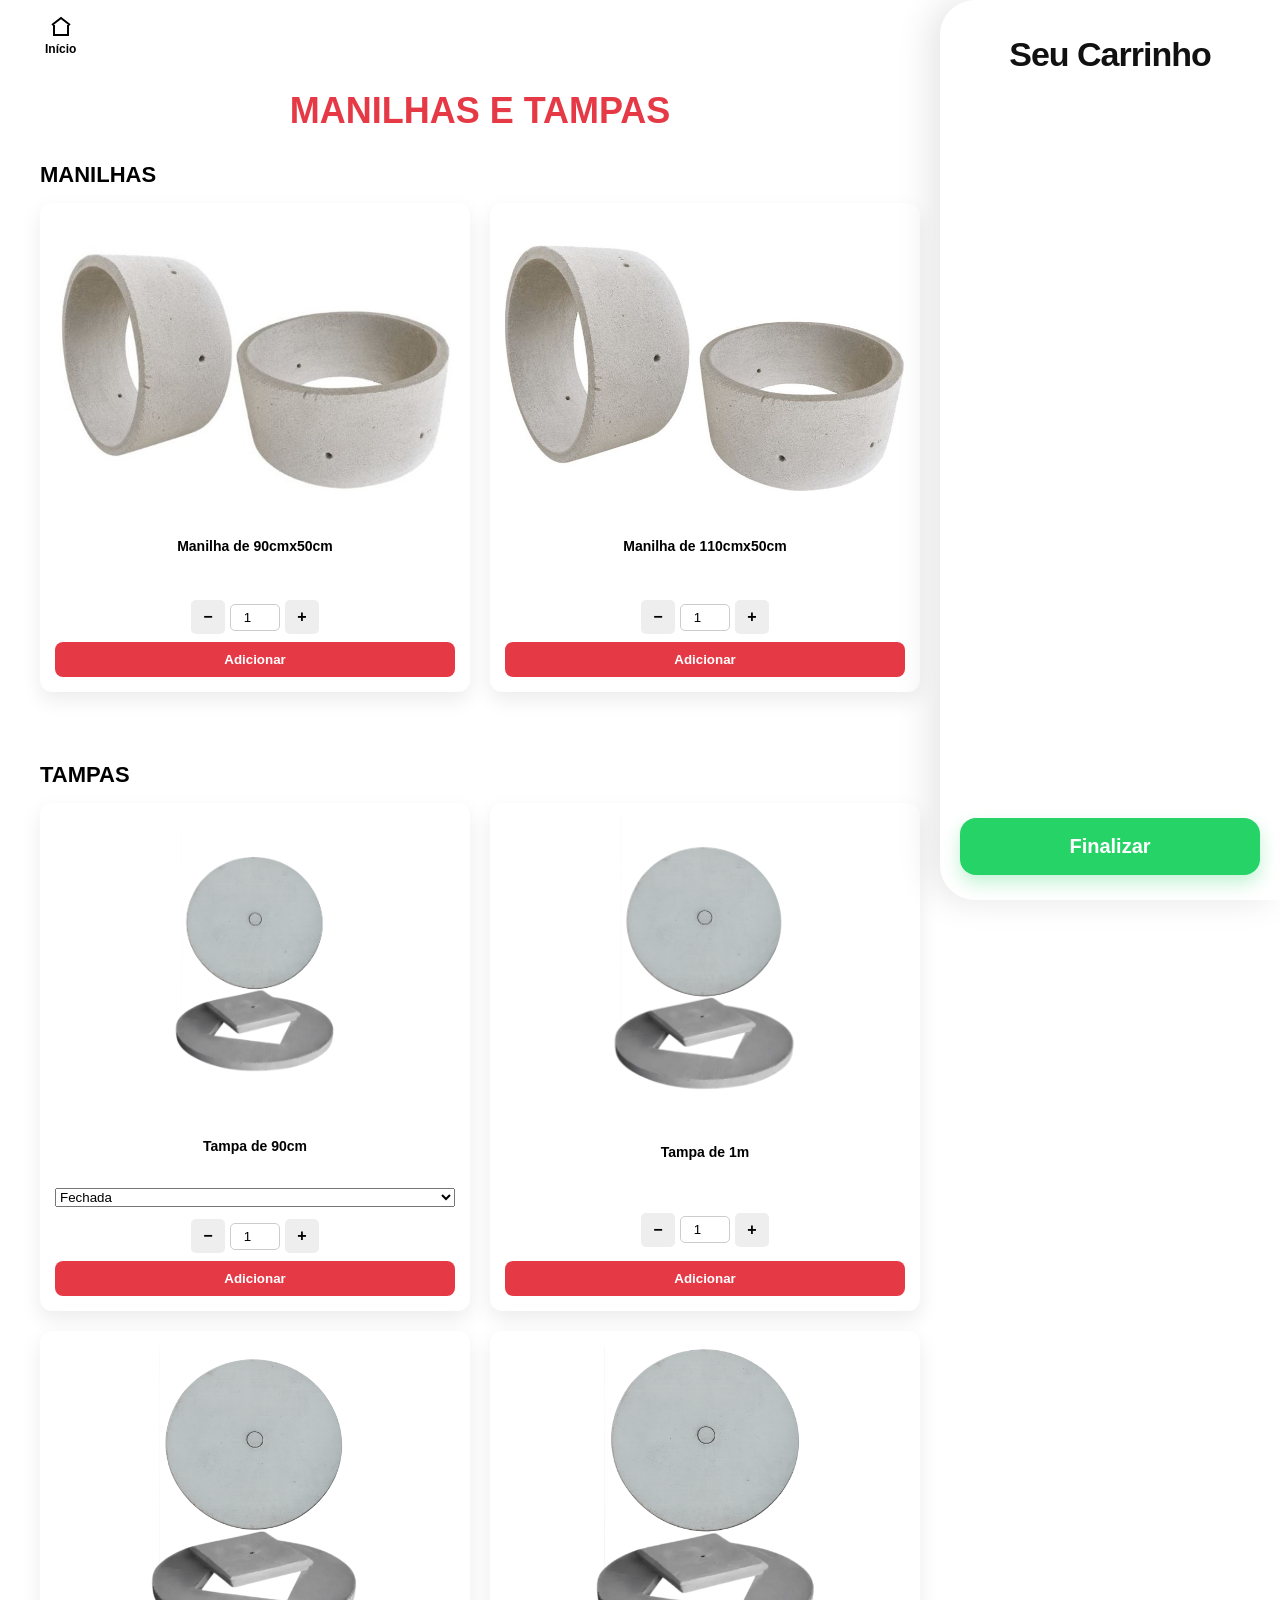
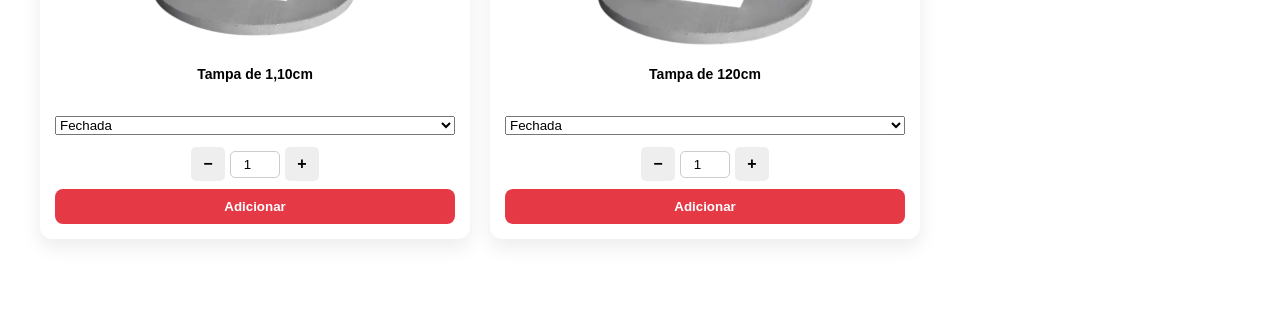
<file: manilhas.html>
<!DOCTYPE html>
<html lang="pt-BR">
<head>
<meta charset="UTF-8">
<meta name="viewport" content="width=device-width, initial-scale=1.0">
<title>MANILHAS & TAMPAS | MM Pré-Moldados</title>

<link rel="stylesheet" href="css/style.css">
<link rel="stylesheet" href="css/carrinho.css">

<style>

body{
  background:#fff;
  color:#000;
  padding-top:90px;
  font-family: 'Montserrat', sans-serif;
}

/* HEADER */
header{
  width:100%;
  display:flex;
  justify-content:space-between;
  align-items:center;
  padding:15px 25px;
  position:fixed;
  top:0;
  z-index:999;
  background:#fff;
}

/* NAV */
nav{
  display:flex;
  gap:25px;
  align-items:center;
}

.nav-left, .nav-right{
  display:flex;
  gap:20px;
  align-items:center;
}

.nav-right{
  margin-right:20px;
}

.nav-item{
  display:flex;
  flex-direction:column;
  align-items:center;
  text-decoration:none;
  color:#000;
  font-size:12px;
  font-weight:600;
  transition:0.3s;
}

.nav-item svg{
  width:24px;
  height:24px;
  margin-bottom:3px;
  stroke:currentColor;
}

.nav-item:hover{
  color:#e63946;
  transform:scale(1.05);
}

/* TITULOS */
h1{
  text-align:center;
  text-transform:uppercase;
  font-size:36px;
  margin-bottom:20px;
  color:#e63946;
}

h2{
  text-align:left;
  margin-top:30px;
  margin-bottom:15px;
  font-size:22px;
  padding-left:20px;
}

.grid{
  display:grid;
  grid-template-columns:repeat(auto-fill, minmax(300px,2fr));
  gap:20px;
  padding:0 20px 40px 20px;
}

.card{
  background:#fff;
  border-radius:12px;
  padding:15px;
  text-align:center;
  box-shadow:0 8px 20px rgba(0,0,0,0.08);
  display:flex;
  flex-direction:column;
  justify-content:space-between;
}

.card img{
  width:100%;
  height:300px;
  object-fit:contain;
}

.card h3{
  margin:10px 0;
  font-size:14px;
  min-height:40px;
}

.contador{
  display:flex;
  justify-content:center;
  align-items:center;
  gap:5px;
  margin-bottom:8px;
}

.contador button{
  padding:5px 10px;
  font-size:16px;
  cursor:pointer;
  border:none;
  border-radius:5px;
  background:#eee;
}

.contador input{
  width:50px;
  text-align:center;
  border:1px solid #ccc;
  border-radius:5px;
  padding:5px;
}

.btn{
  width:100%;
  padding:10px 0;
  background:#e63946;
  color:#fff;
  font-weight:bold;
  border:none;
  border-radius:8px;
  cursor:pointer;
  transition:0.3s;
}

.btn:hover{
  background:#c92f3b;
  transform:scale(1.05);
}

/* botão mobile */
.btn-carrinho{
  display:flex;
}

/* DESKTOP */
@media(min-width:900px){

  .btn-carrinho{
    display:none !important;
  }

}

</style>
</head>

  
<body>

<header>
  <nav class="nav-left">

    <a href="index.html" class="nav-item">

      <svg fill="none" viewBox="0 0 24 24" stroke-width="2">
        <path d="M3 10L12 3l9 7"></path>
        <path d="M5 10v10h14V10"></path>
      </svg>

      Início

    </a>

  </nav>

  <nav class="nav-right">
    <a href="#" class="nav-item btn-carrinho" onclick="abrirCarrinho(); return false;">

    <a href="#"
       class="nav-item btn-carrinho"
       onclick="abrirCarrinho(); return false;">

      <svg fill="none" viewBox="0 0 24 24" stroke-width="2">
        <circle cx="9" cy="20" r="1"></circle>
        <circle cx="18" cy="20" r="1"></circle>
        <path d="M1 1h4l2.5 12h11.5l2-8H6"></path>
      </svg>

      Carrinho

    </a>

  </nav>
</header>

<!-- CARRINHO -->
<div class="carrinho-lateral" id="carrinho">
  <h3>Seu Carrinho</h3>
  <div class="lista-carrinho" id="lista"></div>
  <button class="btn-finalizar" onclick="enviarWhatsApp()">Finalizar</button>
</div>

<div class="overlay" id="overlay" onclick="fecharCarrinho()"></div>

<h1>MANILHAS E TAMPAS</h1>

<h2>MANILHAS</h2>
<div class="grid">

<div class="card">
<img src="img/manilhas/manilha-90.jpg">
<h3>Manilha de 90cmx50cm</h3>
<div class="contador">
<button onclick="diminuir(this)">−</button>
<input type="number" class="qtd" value="1" min="1">
<button onclick="aumentar(this)">+</button>
</div>
<button class="btn" onclick="adicionarCarrinho(this)">Adicionar</button>
</div>

<div class="card">
<img src="img/manilhas/manilha-110.jpg">
<h3>Manilha de 110cmx50cm</h3>
<div class="contador">
<button onclick="diminuir(this)">−</button>
<input type="number" class="qtd" value="1" min="1">
<button onclick="aumentar(this)">+</button>
</div>
<button class="btn" onclick="adicionarCarrinho(this)">Adicionar</button>
</div>
</div>

<h2>TAMPAS</h2>
<div class="grid">

<div class="card">
<img src="img/manilhas/tampa-90.jpg">
<h3>Tampa de 90cm</h3>

  <select>
      <option>Fechada</option>
      <option>Aberta</option>
    </select>
  
<div class="contador">
<button onclick="diminuir(this)">−</button>
<input type="number" class="qtd" value="1" min="1">
<button onclick="aumentar(this)">+</button>
</div>
<button class="btn" onclick="adicionarCarrinho(this)">Adicionar</button>
</div>

<div class="card">
<img src="img/manilhas/tampa-1m.jpg">
<h3>Tampa de 1m</h3>
<div class="contador">
<button onclick="diminuir(this)">−</button>
<input type="number" class="qtd" value="1" min="1">
<button onclick="aumentar(this)">+</button>
</div>
<button class="btn" onclick="adicionarCarrinho(this)">Adicionar</button>
</div>

<div class="card">
<img src="img/manilhas/tampa-110.jpg">
<h3>Tampa de 1,10cm</h3>

  <select>
      <option>Fechada</option>
      <option>Aberta</option>
    </select>
  
<div class="contador">
<button onclick="diminuir(this)">−</button>
<input type="number" class="qtd" value="1" min="1">
<button onclick="aumentar(this)">+</button>
</div>
<button class="btn" onclick="adicionarCarrinho(this)">Adicionar</button>
</div>

<div class="card">
<img src="img/manilhas/tampa-120.jpg">
<h3>Tampa de 120cm</h3>

  <select>
      <option>Fechada</option>
      <option>Aberta</option>
    </select>
  
<div class="contador">
<button onclick="diminuir(this)">−</button>
<input type="number" class="qtd" value="1" min="1">
<button onclick="aumentar(this)">+</button>
</div>
<button class="btn" onclick="adicionarCarrinho(this)">Adicionar</button>
</div>
</div>
  
<script>

// CONTADOR
function aumentar(btn){
  const input = btn.parentElement.querySelector('.qtd');
  input.value = parseInt(input.value) + 1;
}

function diminuir(btn){
  const input = btn.parentElement.querySelector('.qtd');
  input.value = Math.max(1, parseInt(input.value) - 1);
}

// ADICIONAR PRODUTO (PADRÃO NOVO)
function adicionarCarrinho(botao){
  const card = botao.closest('.card');
  const nome = card.querySelector('h3').innerText;
  const qtd = parseInt(card.querySelector('.qtd').value);

  const existente = carrinho.find(item => item.nome === nome);

  if(existente){
    existente.qtd += qtd;
  }else{
    carrinho.push({nome, qtd});
  }

  salvarCarrinho(); // 🔥 usa o carrinho.js
}

</script>

</body>
</html>
<script src="js/carrinho.js"></script>
</file>
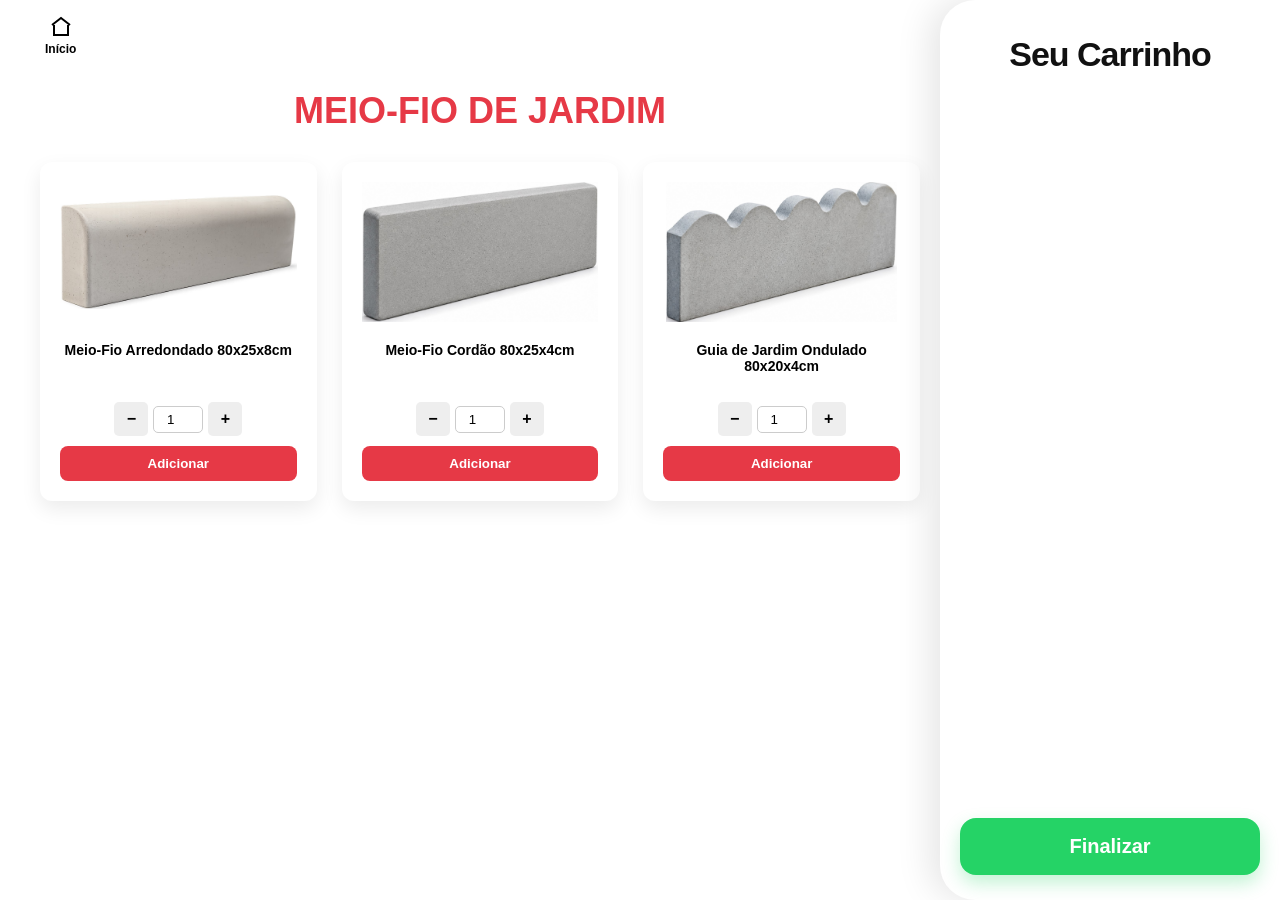
<file: meio-fio.html>
<!DOCTYPE html>
<html lang="pt-BR">
<head>
<meta charset="UTF-8">
<meta name="viewport" content="width=device-width, initial-scale=1.0">
<title>Meio-Fio | MM Pré-Moldados</title>

<link rel="stylesheet" href="css/style.css">
<link rel="stylesheet" href="css/carrinho.css">

<style>

/* BASE */
body{
  background:#fff;
  color:#000;
  padding-top:90px;
  font-family:'Montserrat', sans-serif;
}

/* HEADER */
header{
  width:100%;
  display:flex;
  justify-content:space-between;
  align-items:center;
  padding:15px 25px;
  position:fixed;
  top:0;
  z-index:999;
  background:#fff;
}

/* NAV */
nav{
  display:flex;
  gap:25px;
  align-items:center;
}

.nav-left,
.nav-right{
  display:flex;
  gap:20px;
  align-items:center;
}

.nav-right{
  margin-right:20px;
}

.nav-item{
  display:flex;
  flex-direction:column;
  align-items:center;
  text-decoration:none;
  color:#000;
  font-size:12px;
  font-weight:600;
  transition:0.3s;
}

.nav-item svg{
  width:24px;
  height:24px;
  margin-bottom:3px;
  stroke:currentColor;
}

.nav-item:hover{
  color:#e63946;
  transform:scale(1.05);
}

/* TITULO */
h1{
  text-align:center;
  text-transform:uppercase;
  font-size:36px;
  margin-bottom:30px;
  color:#e63946;
}

/* GRID */
.grid{
  display:grid;
  grid-template-columns:repeat(2, 1fr);
  gap:25px;
  padding:0 20px 40px;
}

@media (min-width:768px){

  .grid{
    grid-template-columns:repeat(3, 1fr);
  }

}

@media (min-width:1200px){

  .grid{
    max-width:1100px;
    margin:0 auto;
  }

}

/* CARD */
.card{
  background:#fff;
  border-radius:12px;
  padding:20px;
  text-align:center;
  box-shadow:0 8px 20px rgba(0,0,0,0.08);
  transition:0.3s;

  position:relative;
  z-index:2;
}

.card:hover{
  transform:translateY(-5px);
}

/* IMAGEM */
.card img{
  width:100%;
  height:140px;
  object-fit:contain;
  margin-bottom:10px;
}

/* TITULO CARD */
.card h3{
  margin:10px 0;
  font-size:14px;
  min-height:40px;
}

/* CONTADOR */
.contador{
  display:flex;
  justify-content:center;
  align-items:center;
  gap:5px;
  margin:10px 0;
}

.contador button{
  padding:5px 10px;
  font-size:16px;
  cursor:pointer;
  border:none;
  border-radius:5px;
  background:#eee;

  touch-action:manipulation;
}

.contador input{
  width:50px;
  text-align:center;
  border:1px solid #ccc;
  border-radius:5px;
  padding:5px;
}

/* BOTÃO */
.btn{
  width:100%;
  padding:10px 0;
  background:#e63946;
  color:#fff;
  font-weight:bold;
  border:none;
  border-radius:8px;
  cursor:pointer;
  transition:0.3s;

  position:relative;
  z-index:9999;

  touch-action:manipulation;
  -webkit-tap-highlight-color:transparent;
}

.btn:hover{
  background:#c92f3b;
  transform:scale(1.05);
}

/* MOBILE */
.btn-carrinho{
  display:flex;
}

@media(min-width:900px){

  .btn-carrinho{
    display:none !important;
  }

}

</style>
</head>

<body>

<header>

  <nav class="nav-left">

    <a href="index.html" class="nav-item">

      <svg fill="none" stroke="currentColor" stroke-width="2" viewBox="0 0 24 24">

        <path d="M3 10L12 3l9 7"></path>
        <path d="M5 10v10h14V10"></path>

      </svg>

      Início

    </a>

  </nav>

  <nav class="nav-right">

    <a href="#"
       class="nav-item btn-carrinho"
       onclick="abrirCarrinho(); return false;">

      <svg fill="none" stroke="currentColor" stroke-width="2" viewBox="0 0 24 24">

        <circle cx="9" cy="20" r="1"></circle>
        <circle cx="18" cy="20" r="1"></circle>
        <path d="M1 1h4l2.5 12h11.5l2-8H6"></path>

      </svg>

      Carrinho

    </a>

  </nav>

</header>

<!-- CARRINHO -->

<div class="carrinho-lateral" id="carrinho">

  <h3>Seu Carrinho</h3>

  <div class="lista-carrinho" id="lista"></div>

  <button
    class="btn-finalizar"
    onclick="enviarWhatsApp()"
  >

    Finalizar

  </button>

</div>

<div
  class="overlay"
  id="overlay"
  onclick="fecharCarrinho()"
></div>

<h1>MEIO-FIO DE JARDIM</h1>

<div class="grid">

  <!-- PRODUTO -->

  <div class="card">

    <img src="img/meiofio/meiofio-arredondado.jpg">

    <h3>Meio-Fio Arredondado 80x25x8cm</h3>

    <div class="contador">

      <button onclick="diminuir(this)">−</button>

      <input
        type="number"
        class="qtd"
        value="1"
        min="1"
      >

      <button onclick="aumentar(this)">+</button>

    </div>

    <button
      class="btn"
      onclick="adicionarCarrinho(this)"
    >

      Adicionar

    </button>

  </div>

  <!-- PRODUTO -->

  <div class="card">

    <img src="img/meiofio/meiofio-cordao.jpg">

    <h3>Meio-Fio Cordão 80x25x4cm</h3>

    <div class="contador">

      <button onclick="diminuir(this)">−</button>

      <input
        type="number"
        class="qtd"
        value="1"
        min="1"
      >

      <button onclick="aumentar(this)">+</button>

    </div>

    <button
      class="btn"
      onclick="adicionarCarrinho(this)"
    >

      Adicionar

    </button>

  </div>

  <!-- PRODUTO -->

  <div class="card">

    <img src="img/meiofio/meiofio-ondulado.jpg">

    <h3>Guia de Jardim Ondulado 80x20x4cm</h3>

    <div class="contador">

      <button onclick="diminuir(this)">−</button>

      <input
        type="number"
        class="qtd"
        value="1"
        min="1"
      >

      <button onclick="aumentar(this)">+</button>

    </div>

    <button
      class="btn"
      onclick="adicionarCarrinho(this)"
    >

      Adicionar

    </button>

  </div>

</div>

<script>

/* =========================
   CONTADOR
========================= */

function aumentar(btn){

  const input =
    btn.parentElement.querySelector('.qtd');

  input.value =
    parseInt(input.value) + 1;
}

function diminuir(btn){

  const input =
    btn.parentElement.querySelector('.qtd');

  input.value =
    Math.max(
      1,
      parseInt(input.value) - 1
    );
}

/* =========================
   FIX CHROME MOBILE
========================= */

document.addEventListener(
  "DOMContentLoaded",
  ()=>{

    const botoes =
      document.querySelectorAll(".btn");

    botoes.forEach(botao=>{

      function clicar(e){

        e.preventDefault();
        e.stopPropagation();

        adicionarCarrinho(botao);
      }

      /* CLICK */

      botao.addEventListener(
        "click",
        clicar
      );

      /* TOUCH */

      botao.addEventListener(
        "touchstart",
        clicar,
        { passive:false }
      );

    });

    /* BOTÃO CARRINHO */

    const btnCarrinho =
      document.querySelector(".btn-carrinho");

    if(btnCarrinho){

      btnCarrinho.addEventListener(
        "touchstart",
        function(e){

          e.preventDefault();

          abrirCarrinho();

        },
        { passive:false }
      );

    }

  }
);

</script>

<script src="js/carrinho.js"></script>

</body>
</html>
</file>
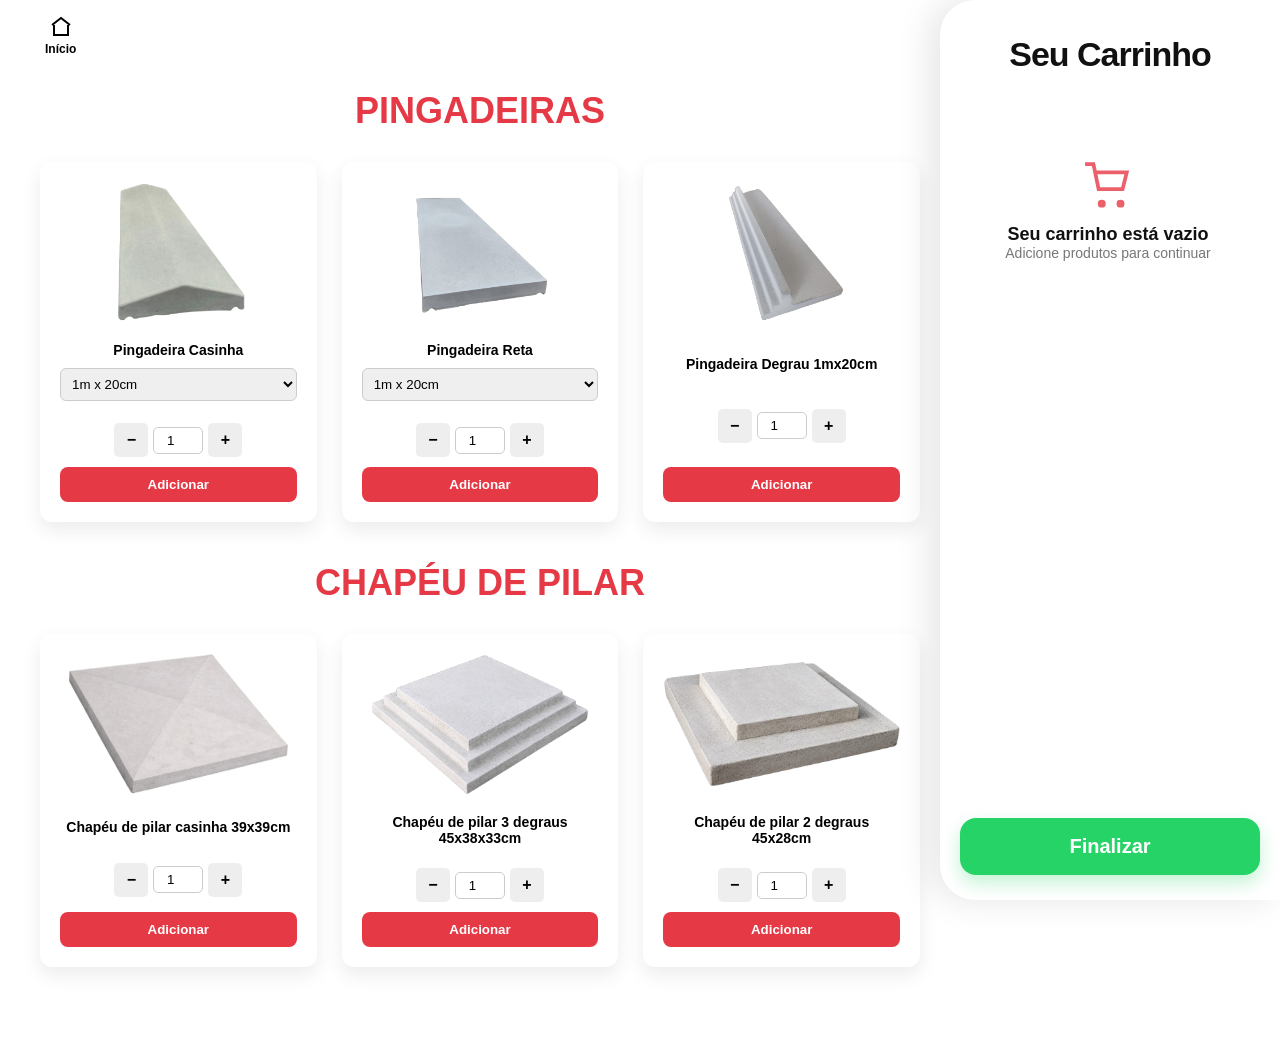
<file: pingadeiras.html>
<!DOCTYPE html>
<html lang="pt-BR">
<head>
<meta charset="UTF-8">
<meta name="viewport" content="width=device-width, initial-scale=1.0">
<title>Pingadeiras & Chapéu de Pilar | MM Pré-Moldados</title>

<link rel="stylesheet" href="css/style.css">
<link rel="stylesheet" href="css/carrinho.css">

<style>

/* BASE */
body{
  background:#fff;
  color:#000;
  padding-top:90px;
  font-family:'Montserrat', sans-serif;
}

/* 🔥 PADRÃO COBOGÓS */
body.sem-header{
  padding-top:0 !important;
}

/* HEADER */
header{
  width:100%;
  display:flex;
  justify-content:space-between;
  align-items:center;
  padding:15px 25px;
  position:fixed;
  top:0;
  z-index:999;
  background:#fff;
  transition:0.3s;
}

/* SUMIR HEADER */
header.sumir{
  display:none;
}

/* NAV */
nav{
  display:flex;
  gap:25px;
  align-items:center;
}

.nav-left, .nav-right{
  display:flex;
  gap:20px;
  align-items:center;
}

.nav-right{
  margin-right:20px;
}

.nav-item{
  display:flex;
  flex-direction:column;
  align-items:center;
  text-decoration:none;
  color:#000;
  font-size:12px;
  font-weight:600;
  transition:0.3s;
}

.nav-item svg{
  width:24px;
  height:24px;
  margin-bottom:3px;
  stroke:currentColor;
}

.nav-item:hover{
  color:#e63946;
  transform:scale(1.05);
}

/* TITULO */
h1{
  text-align:center;
  text-transform:uppercase;
  font-size:36px;
  margin-bottom:30px;
  color:#e63946;
}

/* GRID */
.grid{
  display:grid;
  grid-template-columns:repeat(2, 1fr);
  gap:25px;
  padding:0 20px 40px;
}

/* botão aparece só no mobile */
.btn-carrinho{
  display:flex;
}

@media (min-width:768px){
  .grid{
    grid-template-columns:repeat(3, 1fr);
  }
}

@media (min-width:1200px){
  .grid{
    max-width:1100px;
    margin:0 auto;
  }
}

/* CARD */
.card{
  background:#fff;
  border-radius:12px;
  padding:20px;
  text-align:center;
  box-shadow:0 8px 20px rgba(0,0,0,0.08);
}

/* IMAGEM */
.card img{
  width:100%;
  height:140px;
  object-fit:contain;
  margin-bottom:10px;
}

/* SELECT */
select{
  width:100%;
  padding:7px;
  margin-bottom:10px;
  border-radius:6px;
  border:1px solid #ccc;
}

/* CONTADOR */
.contador{
  display:flex;
  justify-content:center;
  align-items:center;
  gap:5px;
  margin-bottom:10px;
}

.contador button{
  padding:5px 10px;
  font-size:16px;
  cursor:pointer;
  border:none;
  border-radius:5px;
  background:#eee;
}

.contador input{
  width:50px;
  text-align:center;
  border:1px solid #ccc;
  border-radius:5px;
  padding:5px;
}

/* BOTÃO */
.btn{
  width:100%;
  padding:10px 0;
  background:#e63946;
  color:#fff;
  font-weight:bold;
  border:none;
  border-radius:8px;
  cursor:pointer;
}

/* 🔥 DESKTOP */
@media(min-width:900px){

  .btn-carrinho{
    display:none !important;
  }

  header{
    width:calc(100% - 320px);
  }

}

</style>
</head>

<body>

<header id="header">
  <nav class="nav-left">
    <a href="index.html" class="nav-item">
      <svg fill="none" stroke="currentColor" stroke-width="2" viewBox="0 0 24 24">
        <path d="M3 10L12 3l9 7"></path>
        <path d="M5 10v10h14V10"></path>
      </svg>
      Início
    </a>
  </nav>

  <nav class="nav-right">
    <a href="#" class="nav-item btn-carrinho" onclick="abrirCarrinho(); return false;">
      <svg fill="none" stroke="currentColor" stroke-width="2" viewBox="0 0 24 24">
        <circle cx="9" cy="20" r="1"></circle>
        <circle cx="18" cy="20" r="1"></circle>
        <path d="M1 1h4l2.5 12h11.5l2-8H6"></path>
      </svg>
      Carrinho
    </a>
  </nav>
</header>

<!-- CARRINHO -->
<div class="carrinho-lateral" id="carrinho">
  <h3>Seu Carrinho</h3>
  <div class="lista-carrinho" id="lista"></div>
  <button class="btn-finalizar" onclick="enviarWhatsApp()">Finalizar</button>
</div>

<div class="overlay" id="overlay" onclick="fecharCarrinho()"></div>

<h1>Pingadeiras</h1>

<div class="grid">

  <!-- SEUS CARDS (INALTERADOS) -->

  <div class="card">
    <img src="img/pingadeira/casinha.jpg">
    <h3>Pingadeira Casinha</h3>

    <select>
      <option>1m x 20cm</option>
      <option>1m x 23cm</option>
      <option>1m x 25cm</option>
      <option>1m x 30cm</option>
    </select>

    <div class="contador">
      <button onclick="diminuir(this)">−</button>
      <input type="number" class="qtd" value="1" min="1">
      <button onclick="aumentar(this)">+</button>
    </div>

    <button class="btn" onclick="adicionarCarrinho(this)">Adicionar</button>
  </div>

  <div class="card">
    <img src="img/pingadeira/reta.jpg">
    <h3>Pingadeira Reta</h3>

    <select>
      <option>1m x 20cm</option>
      <option>1m x 23cm</option>
      <option>1m x 25cm</option>
      <option>1m x 30cm</option>
      <option>1m x 40cm</option>
    </select>

    <div class="contador">
      <button onclick="diminuir(this)">−</button>
      <input type="number" class="qtd" value="1" min="1">
      <button onclick="aumentar(this)">+</button>
    </div>

    <button class="btn" onclick="adicionarCarrinho(this)">Adicionar</button>
  </div>

  <div class="card">
    <img src="img/pingadeira/degrau.jpg">
    <h3>Pingadeira Degrau 1mx20cm</h3>

    <div class="contador">
      <button onclick="diminuir(this)">−</button>
      <input type="number" class="qtd" value="1" min="1">
      <button onclick="aumentar(this)">+</button>
    </div>

    <button class="btn" onclick="adicionarCarrinho(this)">Adicionar</button>
  </div>
  </div>
  
  <h1>Chapéu de pilar</h1>
  <div class="grid">
  
   <div class="card">
    <img src="img/chapeu-de-pilar/chapeu-casinha.jpg">
    <h3>Chapéu de pilar casinha 39x39cm</h3>

    <div class="contador">
      <button onclick="diminuir(this)">−</button>
      <input type="number" class="qtd" value="1" min="1">
      <button onclick="aumentar(this)">+</button>
    </div>

    <button class="btn" onclick="adicionarCarrinho(this)">Adicionar</button>
  </div>

   <div class="card">
    <img src="img/chapeu-de-pilar/chapeu-3-degraus.jpg">
    <h3>Chapéu de pilar 3 degraus 45x38x33cm</h3>

    <div class="contador">
      <button onclick="diminuir(this)">−</button>
      <input type="number" class="qtd" value="1" min="1">
      <button onclick="aumentar(this)">+</button>
    </div>

    <button class="btn" onclick="adicionarCarrinho(this)">Adicionar</button>
  </div>

   <div class="card">
    <img src="img/chapeu-de-pilar/chapeu-2-degraus.jpg">
    <h3>Chapéu de pilar 2 degraus 45x28cm</h3>

    <div class="contador">
      <button onclick="diminuir(this)">−</button>
      <input type="number" class="qtd" value="1" min="1">
      <button onclick="aumentar(this)">+</button>
    </div>

    <button class="btn" onclick="adicionarCarrinho(this)">Adicionar</button>
  </div>
  
</div>

<script>

function aumentar(btn){
  const input = btn.parentElement.querySelector('.qtd');
  input.value = parseInt(input.value) + 1;
}

function diminuir(btn){
  const input = btn.parentElement.querySelector('.qtd');
  input.value = Math.max(1, parseInt(input.value) - 1);
}

let carrinho;

try {

  carrinho = JSON.parse(localStorage.getItem('carrinho'));

  if(!Array.isArray(carrinho)){
    carrinho = [];
  }

}catch(e){

  carrinho = [];

}

/* ADICIONAR */
function adicionarCarrinho(botao){

  const card = botao.closest('.card');

  const nome = card.querySelector('h3').innerText;

  const qtd = parseInt(card.querySelector('.qtd').value);

  const existente = carrinho.find(item => item.nome === nome);

  if(existente){

    existente.qtd += qtd;

  }else{

    carrinho.push({
      nome,
      qtd
    });

  }

  salvarCarrinho();

}

/* SALVAR */
function salvarCarrinho(){

  localStorage.setItem('carrinho', JSON.stringify(carrinho));

  renderizar();

}

/* ABRIR */
function abrirCarrinho(){

  document.getElementById("carrinho").classList.add("active");

  document.getElementById("overlay").classList.add("active");

  renderizar();

}

/* FECHAR */
function fecharCarrinho(){

  document.getElementById("carrinho").classList.remove("active");

  document.getElementById("overlay").classList.remove("active");

}

/* RENDER */
function renderizar(){

  const lista = document.getElementById("lista");

  lista.innerHTML = "";

  /* CARRINHO VAZIO */
  if(carrinho.length === 0){

    lista.innerHTML = `

      <div class="carrinho-vazio">

        <svg viewBox="0 0 24 24" fill="none" stroke-width="1.8" width="50" height="50">

          <circle cx="9" cy="20" r="1"></circle>

          <circle cx="18" cy="20" r="1"></circle>

          <path d="M1 1h4l2.5 12h11.5l2-8H6"></path>

        </svg>

        <p>Seu carrinho está vazio</p>

        <span>Adicione produtos para continuar</span>

      </div>

    `;

    return;

  }

  carrinho.forEach((item, i)=>{

    lista.innerHTML += `

      <div class="item">

        <div class="info-item">

          <div class="titulo-item">${item.nome}</div>

          <div class="detalhe">

            Quantidade: <strong>${item.qtd}</strong>

          </div>

        </div>

        <button class="remover" onclick="remover(${i})">

          <svg viewBox="0 0 24 24" fill="none" stroke-width="2" width="20" height="20">

            <path d="M3 6h18"></path>

            <path d="M8 6V4h8v2"></path>

            <path d="M6 6l1 14h10l1-14"></path>

            <path d="M10 11v6"></path>

            <path d="M14 11v6"></path>

          </svg>

        </button>

      </div>

    `;

  });

}

/* REMOVER */
function remover(i){

  carrinho.splice(i,1);

  localStorage.setItem("carrinho", JSON.stringify(carrinho));

  renderizar();

}

/* WHATSAPP */
function enviarWhatsApp(){

  let msg = "Pedido:%0A";

  carrinho.forEach(item=>{

    msg += `${item.nome} - Qtd: ${item.qtd}%0A`;

  });

  window.open(`https://wa.me/5561999385680?text=${msg}`);

}

/* DESKTOP */
window.addEventListener("load", () => {

  if(window.innerWidth >= 900){

    document.getElementById("carrinho").classList.add("active");

  }

  renderizar();

});

</script>

<script src="js/carrinho.js"></script>

</body>
</html>
</file>
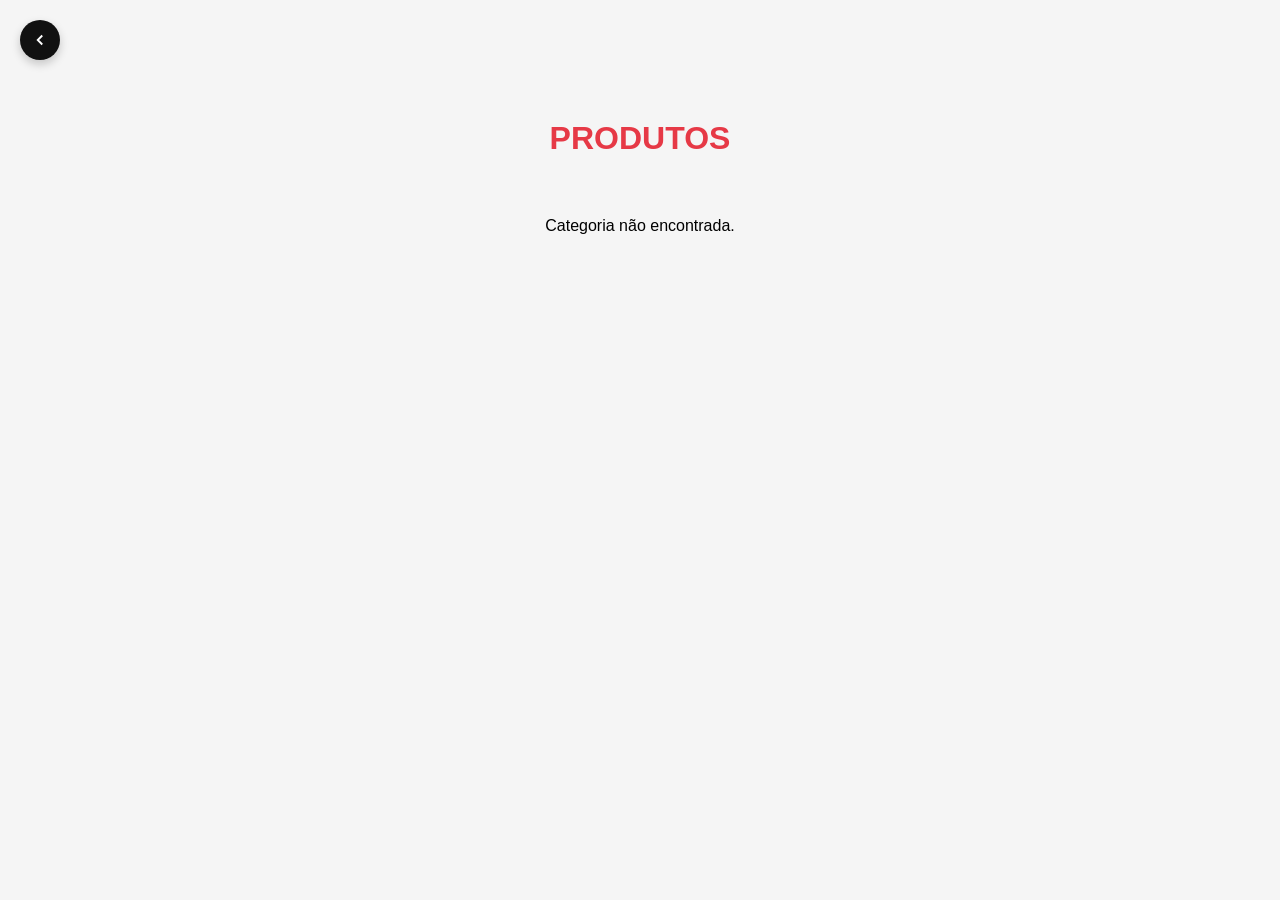
<file: produtos.html>
<!DOCTYPE html>
<html lang="pt-BR">
<head>
<meta charset="UTF-8">
<title>Produtos | MM Pré-Moldados</title>
<meta name="viewport" content="width=device-width, initial-scale=1.0">

<link rel="stylesheet" href="css/style.css">

<style>
body{
  margin:0;
  font-family: Arial, sans-serif;
  background:#f5f5f5;
}

h1{
  text-align:center;
  margin:30px 0 40px;
}

.grid{
  display:grid;
  grid-template-columns: repeat(auto-fit, minmax(280px,1fr));
  gap:30px;
  padding:20px 60px 60px;
}

.card{
  background:#fff;
  border-radius:12px;
  box-shadow:0 4px 14px rgba(0,0,0,0.08);
  padding:25px;
  text-align:center;
  transition: transform 0.2s ease, box-shadow 0.2s ease;
}

.card:hover{
  transform: translateY(-4px);
  box-shadow:0 8px 20px rgba(0,0,0,0.12);
}

.imagem-centro{
  width:100%;
  height:180px;
  margin-bottom:20px;
  background:#f2f2f2;
  border-radius:8px;
  border:1px solid #ddd;
  display:flex;
  align-items:center;
  justify-content:center;
  color:#777;
  font-size:14px;
}

select,
input{
  padding:8px 10px;
  margin-bottom:15px;
  width:70%;
  border-radius:6px;
  border:1px solid #ccc;
  font-size:14px;
}

.hidden{
  display:none;
}

.contador{
  display:flex;
  justify-content:center;
  align-items:center;
  gap:14px;
  margin-bottom:18px;
}

.contador button{
  width:36px;
  height:36px;
  border:none;
  border-radius:50%;
  background:#e0e0e0;
  font-size:18px;
  cursor:pointer;
  transition: background 0.2s ease, transform 0.1s ease;
}

.contador button:hover{
  background:#d5d5d5;
}

.contador button:active{
  transform: scale(0.9);
}

.qtd{
  font-size:18px;
  font-weight:bold;
  min-width:25px;
  text-align:center;
}

.btn{
  display:inline-block;
  padding:10px 22px;
  background:#111;
  color:#fff;
  border-radius:6px;
  font-weight:bold;
  border:none;
  cursor:pointer;
  transition: background 0.2s ease, transform 0.1s ease;
}

.btn:hover{
  background:#333;
}

.btn:active{
  transform: scale(0.95);
}

/* BOTÃO VOLTAR */
.voltar{
  position:fixed;
  top:20px;
  left:20px;
  width:40px;
  height:40px;
  background:#111;
  border-radius:50%;
  display:flex;
  align-items:center;
  justify-content:center;
  z-index:999;
  box-shadow:0 4px 10px rgba(0,0,0,0.2);
  transition: transform 0.2s ease, box-shadow 0.2s ease;
}

.voltar:hover{
  transform: scale(1.08);
  box-shadow:0 6px 16px rgba(0,0,0,0.3);
}

.voltar:active{
  transform: scale(0.92);
}

.voltar svg{
  width:18px;
  height:18px;
  stroke:#fff;
  stroke-width:2.5;
  fill:none;
}
</style>
</head>

<body>

<a href="index.html" class="voltar" aria-label="Voltar">
  <svg viewBox="0 0 24 24">
    <path d="M15 18l-6-6 6-6"/>
  </svg>
</a>

<h1>Produtos</h1>

<div class="grid" id="produtosContainer">
  <!-- Produtos serão carregados automaticamente pelo app.js -->
</div>

<script src="js/produtos.js"></script>

<script>
// ===============================
// CARREGAMENTO DINÂMICO DE PRODUTOS
// ===============================

const params = new URLSearchParams(window.location.search);
const categoria = params.get("categoria");

const container = document.getElementById("produtosContainer");
const titulo = document.querySelector("h1");

if (!categoria || !PRODUTOS[categoria]) {
  container.innerHTML = "<p style='text-align:center;'>Categoria não encontrada.</p>";
} else {

  // Ajusta título automaticamente
  titulo.innerText = categoria.replace(/_/g, " ").toUpperCase();

  PRODUTOS[categoria].forEach(produto => {

    const card = document.createElement("div");
    card.className = "card";

    let medidasHTML = "";

    if (produto.medidas) {
      medidasHTML = `
        <select>
          ${produto.medidas.map(m => `<option>${m}</option>`).join("")}
        </select>
      `;
    }

    card.innerHTML = `
      <div class="imagem-centro">
        ${produto.imagem ? `<img src="${produto.imagem}" style="width:100%;height:100%;object-fit:contain;">` : "Imagem em breve"}
      </div>

      <h3>${produto.nome}</h3>

      ${medidasHTML}

      <div class="contador">
        <button onclick="alterarQtd(this,-1)">−</button>
        <span class="qtd">1</span>
        <button onclick="alterarQtd(this,1)">+</button>
      </div>

      <button class="btn" onclick="adicionarCarrinho(this)">
        Adicionar ao carrinho
      </button>
    `;

    container.appendChild(card);

  });
}


// ===============================
// CONTADOR
// ===============================

function alterarQtd(botao, valor) {
  const contador = botao.parentElement;
  const qtdSpan = contador.querySelector('.qtd');
  let qtd = parseInt(qtdSpan.innerText);
  qtd = Math.max(1, qtd + valor);
  qtdSpan.innerText = qtd;
}


// ===============================
// CARRINHO
// ===============================

let carrinho = JSON.parse(localStorage.getItem('carrinho')) || [];

function adicionarCarrinho(botao) {

  const card = botao.closest('.card');
  const nome = card.querySelector('h3').innerText;
  const qtd = parseInt(card.querySelector('.qtd').innerText);

  const select = card.querySelector('select');
  const medida = select ? select.value : "";

  const nomeCompleto = medida ? `${nome} - ${medida}` : nome;

  const existente = carrinho.find(item => item.nome === nomeCompleto);

  if (existente) {
    existente.qtd += qtd;
  } else {
    carrinho.push({ nome: nomeCompleto, qtd });
  }

  localStorage.setItem('carrinho', JSON.stringify(carrinho));

  alert("Produto adicionado ao carrinho");
}

</script>

</body>
</html>
</file>
<file: css/style.css>
/* ============================= */
/* RESET E BASE */
/* ============================= */

* {
  margin: 0;
  padding: 0;
  box-sizing: border-box;
  font-family: 'Montserrat', Arial, Helvetica, sans-serif;
}

body {
  background: #fff;
  color: #000;
  padding: 90px 20px 40px;
}


/* ============================= */
/* HEADER (AJUSTE NOVO) */
/* ============================= */

/* Quando o carrinho abrir */
header.carrinho-aberto{
  background: transparent !important;
  box-shadow: none !important;
  transition: 0.3s;
}


/* ============================= */
/* TÍTULOS */
/* ============================= */

h1 {
  text-align: center;
  margin-bottom: 30px;
  color: #e63946;
  text-transform: uppercase;
}

h2 {
  margin-top: 30px;
  margin-bottom: 15px;
}

h3 {
  margin: 10px 0;
  text-align: center;
  font-size: 14px;
}


/* ============================= */
/* GRID PADRÃO */
/* ============================= */

.grid {
  display: grid;
  grid-template-columns: repeat(2, 1fr);
  gap: 25px;
  padding: 0 20px 40px;
}

@media (min-width: 768px){
  .grid{
    grid-template-columns: repeat(3, 1fr);
  }
}

@media (min-width:1200px){
  .grid{
    max-width:1100px;
    margin:0 auto;
  }
}


/* ============================= */
/* TÍTULO DE SEÇÃO */
/* ============================= */

.secao-titulo{
  grid-column: 1 / -1;
}

.secao-titulo h2{
  text-align:left;
  margin:30px 0 15px;
  padding-left:10px;
}


/* ============================= */
/* CARD PADRÃO */
/* ============================= */

.card {
  background:#fff;
  border-radius:12px;
  padding:20px;
  text-align:center;

  display:flex;
  flex-direction:column;
  justify-content:space-between;

  box-shadow:0 8px 20px rgba(0,0,0,0.08);
  transition:0.3s;
}

.card:hover {
  transform: translateY(-5px);
  box-shadow:0 12px 25px rgba(0,0,0,0.12);
}


/* ============================= */
/* IMAGEM PADRÃO */
/* ============================= */

.card img {
  width:100%;
  height:140px;
  object-fit:contain;
  margin-bottom:10px;
}


/* ============================= */
/* CONTADOR BONITO */
/* ============================= */

.contador{
  display:flex;
  justify-content:center;
  align-items:center;
  margin:12px 0;
  gap:8px;
}

/* BOTÕES */
.contador button{
  width:34px;
  height:34px;
  border:none;
  border-radius:50%;
  background:#f0f0f0;
  font-size:18px;
  font-weight:bold;
  cursor:pointer;
  transition:all 0.2s ease;

  display:flex;
  align-items:center;
  justify-content:center;
}

.contador button:hover{
  background:#e63946;
  color:#fff;
  transform:scale(1.1);
}

/* INPUT */
.qtd-input{
  width:60px;
  height:34px;
  text-align:center;
  border:1px solid #ddd;
  border-radius:8px;
  font-size:14px;
  font-weight:bold;
  outline:none;
  transition:0.2s;
}

/* FOCUS */
.qtd-input:focus{
  border-color:#e63946;
  box-shadow:0 0 5px rgba(230,57,70,0.3);
}


/* ============================= */
/* BOTÃO */
/* ============================= */

.btn {
  width:100%;
  padding:10px 0;
  background:#e63946;
  color:#fff;
  font-weight:bold;
  border:none;
  border-radius:8px;
  cursor:pointer;
  transition:0.3s;
}

.btn:hover {
  background:#c92f3b;
  transform:scale(1.05);
}


/* ============================= */
/* RESPONSIVO EXTRA */
/* ============================= */

@media (max-width: 480px){
  .grid{
    grid-template-columns: 1fr;
  }
}
</file>
<file: css/carrinho.css>
/* =========================
   RESET
========================= */

*{
  box-sizing:border-box;
}

html,
body{
  overflow-x:hidden;
  -webkit-overflow-scrolling:touch;
}

/* =========================
   CARRINHO
========================= */

.carrinho-lateral{
  position:fixed;

  top:0;
  right:-340px;

  width:340px;
  max-width:100%;

  height:100%;
  height:100vh;

  background:#ffffff;

  padding:25px 20px;

  z-index:1001;
  z-index:99999;

  display:flex;
  flex-direction:column;

  overflow-y:auto;
  overflow-x:hidden;

  transition:0.3s ease;
  transition:right 0.3s ease;

  box-shadow:-10px 0 35px rgba(0,0,0,0.10);

  border-top-left-radius:35px;
  border-bottom-left-radius:35px;

  -webkit-overflow-scrolling:touch;

  transform:translateZ(0);
  -webkit-transform:translateZ(0);

  backface-visibility:hidden;
  -webkit-backface-visibility:hidden;

  pointer-events:auto;
}

.carrinho-lateral.active{
  right:0;
}

/* =========================
   TÍTULO
========================= */

.carrinho-lateral h3{
  text-align:center;

  font-size:34px;
  font-weight:800;

  margin-bottom:18px;

  color:#111;

  letter-spacing:-1px;
}

/* =========================
   OVERLAY
========================= */

.overlay{
  position:fixed;

  top:0;
  left:0;

  width:100%;
  height:100%;

  background:rgba(0,0,0,0.4);

  opacity:0;

  visibility:hidden;

  transition:0.3s;

  z-index:1000;

  pointer-events:none;
}

.overlay.active{
  opacity:1;
  visibility:visible;

  pointer-events:auto;
}

/* =========================
   LISTA
========================= */

.lista-carrinho{
  flex:1;

  display:flex;
  flex-direction:column;

  gap:18px;

  padding-right:4px;
}

/* =========================
   ITEM
========================= */

.item{
  position:relative;

  display:flex;
  align-items:flex-start;

  gap:12px;

  background:#fff;

  border-radius:22px;

  padding:16px 14px;

  border:1px solid #f1f1f1;

  box-shadow:
    0 4px 12px rgba(0,0,0,0.04),
    0 1px 2px rgba(0,0,0,0.03);

  z-index:2;
}

.item::before{
  content:"";

  position:absolute;

  left:0;
  top:14px;

  width:4px;
  height:72%;

  border-radius:10px;

  background:#e63946;
}

/* =========================
   IMAGEM
========================= */

.img-item{
  width:70px;
  height:70px;

  min-width:70px;

  object-fit:contain;

  border-radius:14px;

  background:#f7f7f7;

  padding:5px;

  border:1px solid #eee;

  flex-shrink:0;
}

/* =========================
   INFO
========================= */

.info-item{
  flex:1;

  display:flex;
  flex-direction:column;

  min-width:0;
}

.titulo-item{
  font-size:19px;
  font-weight:800;

  color:#111;

  line-height:1.2;

  margin-bottom:8px;

  word-break:break-word;
}

.detalhe-produto{
  font-size:14px;

  color:#555;

  line-height:1.5;

  margin-bottom:2px;

  word-break:break-word;
}

.qtd-item{
  margin-top:8px;

  font-size:14px;

  color:#444;

  font-weight:600;
}

/* =========================
   REMOVER
========================= */

.remover{
  width:34px;
  height:34px;

  min-width:34px;

  border:none;

  border-radius:10px;

  background:#fff;

  display:flex;
  align-items:center;
  justify-content:center;

  cursor:pointer;

  transition:0.2s;

  box-shadow:0 3px 10px rgba(0,0,0,0.06);

  position:relative;
  z-index:9999;

  pointer-events:auto !important;

  touch-action:manipulation;

  -webkit-tap-highlight-color:transparent;
}

.remover:hover{
  transform:scale(1.05);
}

.remover svg{
  width:16px;
  height:16px;

  stroke:#e63946;
}

/* =========================
   BOTÃO FINALIZAR
========================= */

.btn-finalizar{
  width:100%;

  padding:17px;

  background:#25D366;

  color:#fff;

  border:none;

  border-radius:16px;

  font-size:20px;
  font-weight:800;

  cursor:pointer;

  margin-top:18px;

  transition:0.2s;

  box-shadow:0 8px 18px rgba(37,211,102,0.28);

  position:relative;
  z-index:9999;

  pointer-events:auto !important;

  touch-action:manipulation;

  -webkit-tap-highlight-color:transparent;
}

.btn-finalizar:hover{
  transform:translateY(-2px);
}

/* =========================
   VAZIO
========================= */

.carrinho-vazio{
  display:flex;
  flex-direction:column;

  align-items:center;
  justify-content:center;

  text-align:center;

  margin-top:70px;

  color:#777;
}

.carrinho-vazio svg{
  stroke:#e63946;

  margin-bottom:12px;

  opacity:0.8;
}

.carrinho-vazio p{
  font-weight:700;

  font-size:18px;

  color:#111;
}

.carrinho-vazio span{
  font-size:14px;
}

/* =========================
   SCROLL
========================= */

.lista-carrinho::-webkit-scrollbar{
  width:6px;
}

.lista-carrinho::-webkit-scrollbar-thumb{
  background:#ddd;
  border-radius:10px;
}

/* =========================
   FIX CHROME MOBILE
========================= */

.card,
.btn,
.btn-carrinho,
.contador button{
  position:relative;
  z-index:9999;

  pointer-events:auto !important;

  touch-action:manipulation;

  -webkit-tap-highlight-color:transparent;
}

header{
  isolation:isolate;
  z-index:999;
}

/* =========================
   MOBILE
========================= */

@media(max-width:899px){

  .carrinho-lateral{
    width:88%;
    max-width:340px;

    right:-100%;
  }

  .carrinho-lateral.active{
    right:0;
  }

}

/* =========================
   DESKTOP
========================= */

@media(min-width:900px){

  .carrinho-lateral{
    right:0;
  }

  .overlay{
    display:none;
  }
/* =========================
   FIX CHROME MOBILE
========================= */

.btn,
.btn-finalizar,
.btn-carrinho,
.contador button,
.remover{
  position:relative;
  z-index:9999;

  pointer-events:auto !important;

  touch-action:manipulation;

  -webkit-tap-highlight-color:transparent;
}

/* impede bloqueio invisível */
.overlay{
  pointer-events:none;
}

.overlay.active{
  pointer-events:auto;
}

/* garante clique nos cards */
.card{
  position:relative;
  z-index:2;
}

/* carrinho acima de tudo */
.carrinho-lateral{
  z-index:99999;
}

/* header não bloquear clique */
header{
  isolation:isolate;
}
  body{
    padding-right:340px;
  }

}
</file>
